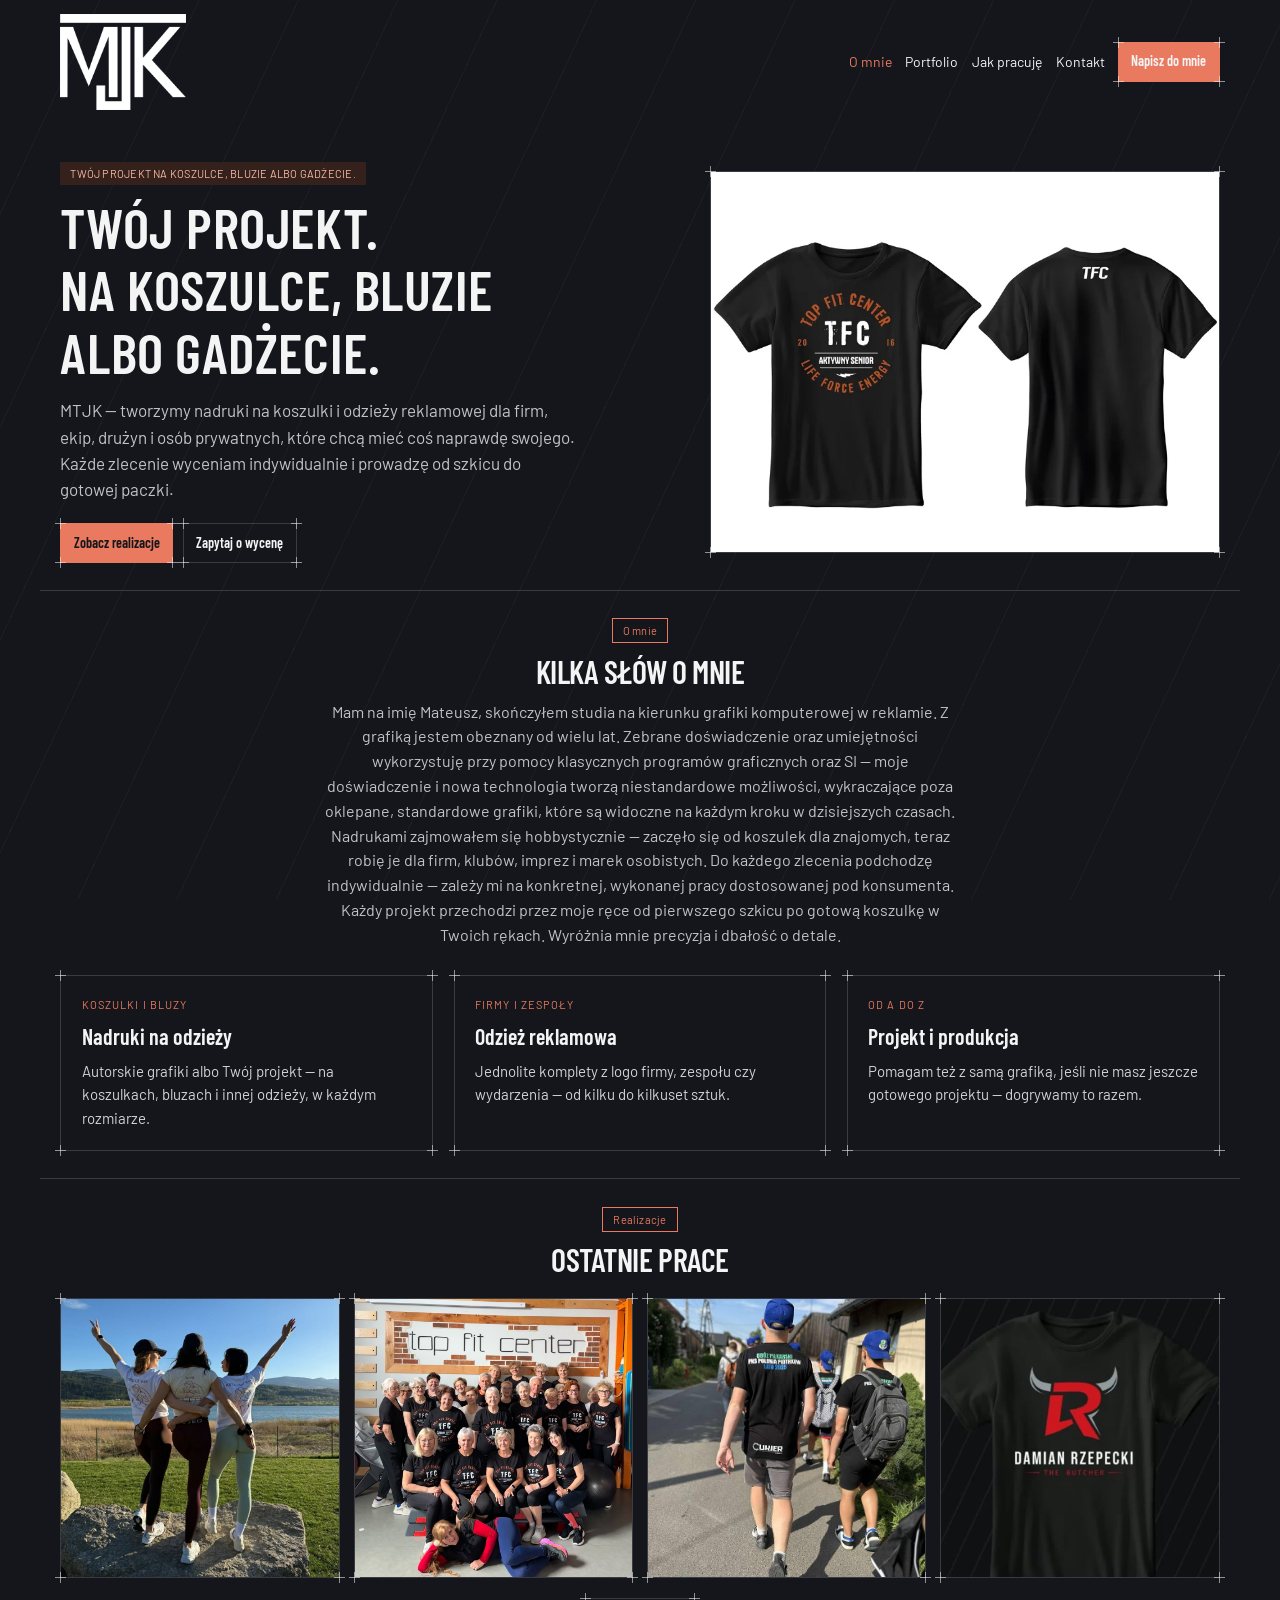
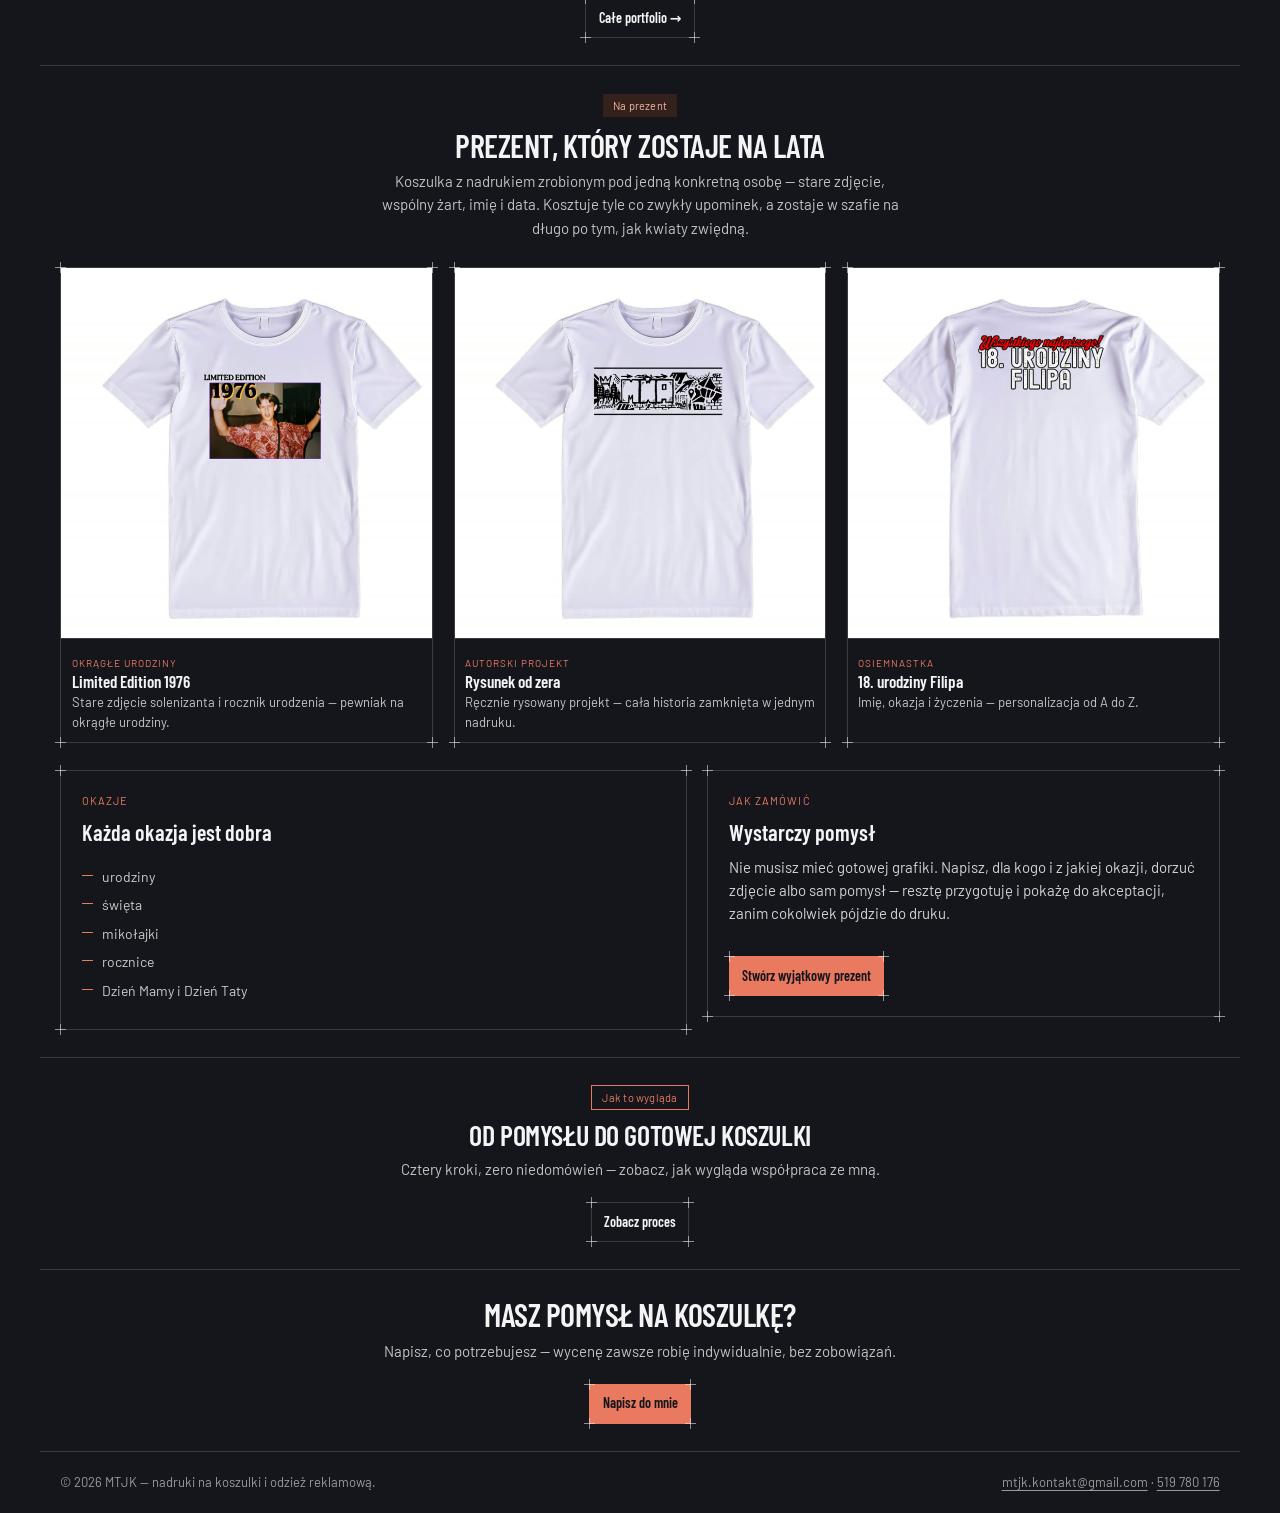
<file: index.html>
<!DOCTYPE html>
<html lang="pl">
<head>
<meta charset="utf-8">
<meta name="viewport" content="width=device-width, initial-scale=1">
<title>MTJK — nadruki na koszulki i odzież reklamową | Piotrków Trybunalski</title>
<meta name="description" content="MTJK — nadruki DTF na koszulkach i bluzach: odzież reklamowa dla firm, klubów i ekip oraz personalizowane koszulki na prezent. Projekt graficzny i produkcja od A do Z. Piotrków Trybunalski.">
<link rel="canonical" href="https://mtjkkontakt.github.io/">

<meta property="og:type" content="website">
<meta property="og:locale" content="pl_PL">
<meta property="og:site_name" content="MTJK">
<meta property="og:title" content="MTJK — nadruki na koszulki i odzież reklamową">
<meta property="og:description" content="Nadruki DTF na koszulkach i bluzach dla firm, klubów i ekip oraz koszulki na prezent z personalizacją. Każde zlecenie wyceniane indywidualnie.">
<meta property="og:url" content="https://mtjkkontakt.github.io/">
<meta property="og:image" content="https://mtjkkontakt.github.io/assets/img/og-cover.jpg">
<meta name="twitter:card" content="summary_large_image">

<link rel="icon" href="assets/img/favicon.png" type="image/png">
<link rel="apple-touch-icon" href="assets/img/favicon.png">

<link rel="preconnect" href="https://fonts.googleapis.com">
<link rel="preconnect" href="https://fonts.gstatic.com" crossorigin>
<link rel="stylesheet" href="https://fonts.googleapis.com/css2?family=Barlow:wght@400;500;700&amp;family=Barlow+Condensed:wght@400;600&amp;display=swap">
<link rel="stylesheet" href="assets/css/style.css">
<script>document.documentElement.classList.add('js');</script>
</head>
<body>

<a class="skip-link" href="#main">Przejdź do treści</a>

<!-- ===== Nawigacja =====================================================
     Ten blok jest identyczny na wszystkich podstronach. Zmienia się tylko
     aria-current="page" — ustawiony na linku do bieżącej strony.
     Zmieniasz nawigację? Zmień ją we WSZYSTKICH czterech plikach .html.
     ==================================================================== -->
<header class="site-header">
  <div class="container">
    <nav class="nav" aria-label="Nawigacja główna">
      <a href="index.html" class="nav-brand">
        <img src="assets/img/logo-mjk-white.png" alt="MTJK — strona główna" width="744" height="569">
      </a>
      <button type="button" class="nav-toggle" aria-expanded="false" aria-controls="nav-links" aria-label="Otwórz menu">
        <span></span>
      </button>
      <div class="nav-links" id="nav-links">
        <a href="index.html" aria-current="page">O mnie</a>
        <a href="portfolio.html">Portfolio</a>
        <a href="proces.html">Jak pracuję</a>
        <a href="kontakt.html">Kontakt</a>
        <a class="btn btn-primary blueprint" href="kontakt.html">Napisz do mnie</a>
      </div>
    </nav>
  </div>
</header>

<main id="main">

  <!-- ===== Nagłówek strony ============================================ -->
  <section class="container section section--hero">
    <div class="grid hero">
      <div>
        <span class="tag tag-accent">TWÓJ PROJEKT NA KOSZULCE, BLUZIE ALBO GADŻECIE.</span>
        <h1 style="margin: var(--space-3) 0 var(--space-4);">Twój projekt.<br>Na koszulce, bluzie<br>albo gadżecie.</h1>
        <p class="lead">MTJK — tworzymy nadruki na koszulki i odzieży reklamowej dla firm, ekip, drużyn i osób prywatnych, które chcą mieć coś naprawdę swojego. Każde zlecenie wyceniam indywidualnie i prowadzę od szkicu do gotowej paczki.</p>
        <div class="actions">
          <a class="btn btn-primary blueprint" href="portfolio.html">Zobacz realizacje</a>
          <a class="btn btn-secondary blueprint" href="kontakt.html">Zapytaj o wycenę</a>
        </div>
      </div>
      <div class="frame frame--hero blueprint">
        <div class="frame-clip">
          <img src="assets/img/realizacja-koszulka.webp" alt="Czarne koszulki z nadrukiem Top Fit Center — przód i tył" width="750" height="750" fetchpriority="high">
        </div>
      </div>
    </div>
  </section>

  <!-- ===== O mnie ===================================================== -->
  <section class="container section section--divided">
    <div class="section-head">
      <span class="tag tag-outline">O mnie</span>
      <h2 style="margin-top: var(--space-3);">Kilka słów o mnie</h2>
      <p class="text-muted" style="max-width: 70ch; font-size: 16px; margin-top: var(--space-3);">Mam na imię Mateusz, skończyłem studia na kierunku grafiki komputerowej w reklamie. Z grafiką jestem obeznany od wielu lat. Zebrane doświadczenie oraz umiejętności wykorzystuję przy pomocy klasycznych programów graficznych oraz SI — moje doświadczenie i nowa technologia tworzą niestandardowe możliwości, wykraczające poza oklepane, standardowe grafiki, które są widoczne na każdym kroku w dzisiejszych czasach. Nadrukami zajmowałem się hobbystycznie — zaczęło się od koszulek dla znajomych, teraz robię je dla firm, klubów, imprez i marek osobistych. Do każdego zlecenia podchodzę indywidualnie — zależy mi na konkretnej, wykonanej pracy dostosowanej pod konsumenta. Każdy projekt przechodzi przez moje ręce od pierwszego szkicu po gotową koszulkę w Twoich rękach. Wyróżnia mnie precyzja i dbałość o detale.</p>
    </div>

    <div class="grid grid--3" style="margin-top: var(--space-8);">
      <div class="card card--lg blueprint">
        <div class="card-kicker">Koszulki i bluzy</div>
        <div class="card-title">Nadruki na odzieży</div>
        <p class="card-body">Autorskie grafiki albo Twój projekt — na koszulkach, bluzach i innej odzieży, w każdym rozmiarze.</p>
      </div>
      <div class="card card--lg blueprint">
        <div class="card-kicker">Firmy i zespoły</div>
        <div class="card-title">Odzież reklamowa</div>
        <p class="card-body">Jednolite komplety z logo firmy, zespołu czy wydarzenia — od kilku do kilkuset sztuk.</p>
      </div>
      <div class="card card--lg blueprint">
        <div class="card-kicker">Od A do Z</div>
        <div class="card-title">Projekt i produkcja</div>
        <p class="card-body">Pomagam też z samą grafiką, jeśli nie masz jeszcze gotowego projektu — dogrywamy to razem.</p>
      </div>
    </div>
  </section>

  <!-- ===== Ostatnie prace ============================================= -->
  <section class="container section section--divided">
    <div class="section-head">
      <span class="tag tag-outline">Realizacje</span>
      <h2 style="margin-top: var(--space-3);">Ostatnie prace</h2>
    </div>

    <div class="grid grid--4" style="margin-top: var(--space-6); gap: var(--space-4);">
      <a href="portfolio.html" class="frame frame--square blueprint" aria-label="ELITE shape — komplet koszulek dla grupy treningowej, zobacz portfolio">
        <div class="frame-clip">
          <img src="assets/img/elite-shape-ekipa.jpg" alt="Trzy kobiety w koszulkach ELITE shape z indywidualnymi napisami na plecach, nad jeziorem" width="900" height="892" loading="lazy">
        </div>
      </a>
      <a href="portfolio.html" class="frame frame--square blueprint" aria-label="Top Fit Center — koszulki dla grupy zajęciowej, zobacz portfolio">
        <div class="frame-clip">
          <img src="assets/img/tfc-aktywny-senior.jpg" alt="Grupa uczestników zajęć Top Fit Center w koszulkach z nadrukiem TFC Aktywny Senior" width="1000" height="1000" loading="lazy">
        </div>
      </a>
      <a href="portfolio.html" class="frame frame--square blueprint" aria-label="PKS Polonia Piotrków — koszulki na obóz piłkarski, zobacz portfolio">
        <div class="frame-clip">
          <img src="assets/img/polonia-oboz-koszulki.jpg" alt="Zawodnicy w koszulkach z nadrukiem Obóz Piłkarski PKS Polonia Piotrków Lato 2025" width="675" height="900" loading="lazy">
        </div>
      </a>
      <a href="portfolio.html" class="frame frame--square blueprint" aria-label="Damian Rzepecki The Butcher — koszulki dla zawodnika i ekipy, zobacz portfolio">
        <div class="frame-clip">
          <img src="assets/img/rzepecki-koszulka.jpg" alt="Czarna koszulka z logo Damian Rzepecki The Butcher" width="760" height="760" loading="lazy">
        </div>
      </a>
    </div>

    <div class="actions" style="justify-content: center;">
      <a href="portfolio.html" class="btn btn-secondary blueprint">Całe portfolio →</a>
    </div>
  </section>

  <!-- ===== Koszulka na prezent =========================================
       Treść przeniesiona z rolki "MTJK Rolka Prezent": koszulka jako
       prezent na każdą okazję, trzy przykłady personalizacji i lista
       okazji. Wizualizacje koszulek pochodzą z tej samej rolki. -->
  <section class="container section section--divided">
    <div class="section-head">
      <span class="tag tag-accent">Na prezent</span>
      <h2 style="margin-top: var(--space-3);">Prezent, który zostaje na lata</h2>
      <p class="text-muted" style="margin-top: var(--space-2);">Koszulka z nadrukiem zrobionym pod jedną konkretną osobę — stare zdjęcie, wspólny żart, imię i data. Kosztuje tyle co zwykły upominek, a zostaje w szafie na długo po tym, jak kwiaty zwiędną.</p>
    </div>

    <div class="grid grid--3" style="margin-top: var(--space-8);">

      <article class="card card--flush blueprint">
        <div class="frame frame--square" style="border: 0; border-bottom: 1px solid var(--color-divider);">
          <div class="frame-clip">
            <img src="assets/img/prezent-limited-1976.jpg" alt="Biała koszulka z nadrukiem Limited Edition 1976 i archiwalnym zdjęciem" width="760" height="718" loading="lazy">
          </div>
        </div>
        <div class="card-inner">
          <div class="card-kicker">Okrągłe urodziny</div>
          <div class="card-title">Limited Edition 1976</div>
          <p class="card-body">Stare zdjęcie solenizanta i rocznik urodzenia — pewniak na okrągłe urodziny.</p>
        </div>
      </article>

      <article class="card card--flush blueprint">
        <div class="frame frame--square" style="border: 0; border-bottom: 1px solid var(--color-divider);">
          <div class="frame-clip">
            <img src="assets/img/prezent-autorska-grafika.jpg" alt="Biała koszulka z ręcznie rysowaną czarno-białą grafiką" width="760" height="718" loading="lazy">
          </div>
        </div>
        <div class="card-inner">
          <div class="card-kicker">Autorski projekt</div>
          <div class="card-title">Rysunek od zera</div>
          <p class="card-body">Ręcznie rysowany projekt — cała historia zamknięta w jednym nadruku.</p>
        </div>
      </article>

      <article class="card card--flush blueprint">
        <div class="frame frame--square" style="border: 0; border-bottom: 1px solid var(--color-divider);">
          <div class="frame-clip">
            <img src="assets/img/prezent-urodziny-filipa.jpg" alt="Biała koszulka z napisem 18. urodziny Filipa i życzeniami" width="760" height="718" loading="lazy">
          </div>
        </div>
        <div class="card-inner">
          <div class="card-kicker">Osiemnastka</div>
          <div class="card-title">18. urodziny Filipa</div>
          <p class="card-body">Imię, okazja i życzenia — personalizacja od A do Z.</p>
        </div>
      </article>

    </div>

    <div class="grid contact-grid" style="margin-top: var(--space-8);">
      <div class="card card--lg blueprint">
        <div class="card-kicker">Okazje</div>
        <div class="card-title">Każda okazja jest dobra</div>
        <ul class="checklist">
          <li>urodziny</li>
          <li>święta</li>
          <li>mikołajki</li>
          <li>rocznice</li>
          <li>Dzień Mamy i Dzień Taty</li>
        </ul>
      </div>

      <div class="card card--lg blueprint">
        <div class="card-kicker">Jak zamówić</div>
        <div class="card-title">Wystarczy pomysł</div>
        <p class="card-body">Nie musisz mieć gotowej grafiki. Napisz, dla kogo i z jakiej okazji, dorzuć zdjęcie albo sam pomysł — resztę przygotuję i pokażę do akceptacji, zanim cokolwiek pójdzie do druku.</p>
        <div class="actions">
          <a class="btn btn-primary blueprint" href="kontakt.html">Stwórz wyjątkowy prezent</a>
        </div>
      </div>
    </div>
  </section>

  <!-- ===== Proces ===================================================== -->
  <section class="container section section--divided">
    <div class="section-head">
      <span class="tag tag-outline">Jak to wygląda</span>
      <h2 style="margin-top: var(--space-3); font-size: 28px;">Od pomysłu do gotowej koszulki</h2>
      <p class="text-muted" style="max-width: 60ch; margin-top: var(--space-2);">Cztery kroki, zero niedomówień — zobacz, jak wygląda współpraca ze mną.</p>
      <div class="actions" style="justify-content: center;">
        <a class="btn btn-secondary blueprint" href="proces.html">Zobacz proces</a>
      </div>
    </div>
  </section>

  <!-- ===== Wezwanie do kontaktu ======================================= -->
  <section class="container section section--divided">
    <div class="section-head">
      <h2>Masz pomysł na koszulkę?</h2>
      <p class="text-muted" style="margin-top: var(--space-2);">Napisz, co potrzebujesz — wycenę zawsze robię indywidualnie, bez zobowiązań.</p>
      <div class="actions" style="justify-content: center;">
        <a class="btn btn-primary blueprint" href="kontakt.html">Napisz do mnie</a>
      </div>
    </div>
  </section>

</main>

<footer class="container site-footer">
  <span>© 2026 MTJK — nadruki na koszulki i odzież reklamową.</span>
  <span><a href="mailto:mtjk.kontakt@gmail.com">mtjk.kontakt@gmail.com</a> · <a href="tel:+48519780176">519 780 176</a></span>
</footer>

<script src="assets/js/site.js" defer></script>
</body>
</html>
</file>
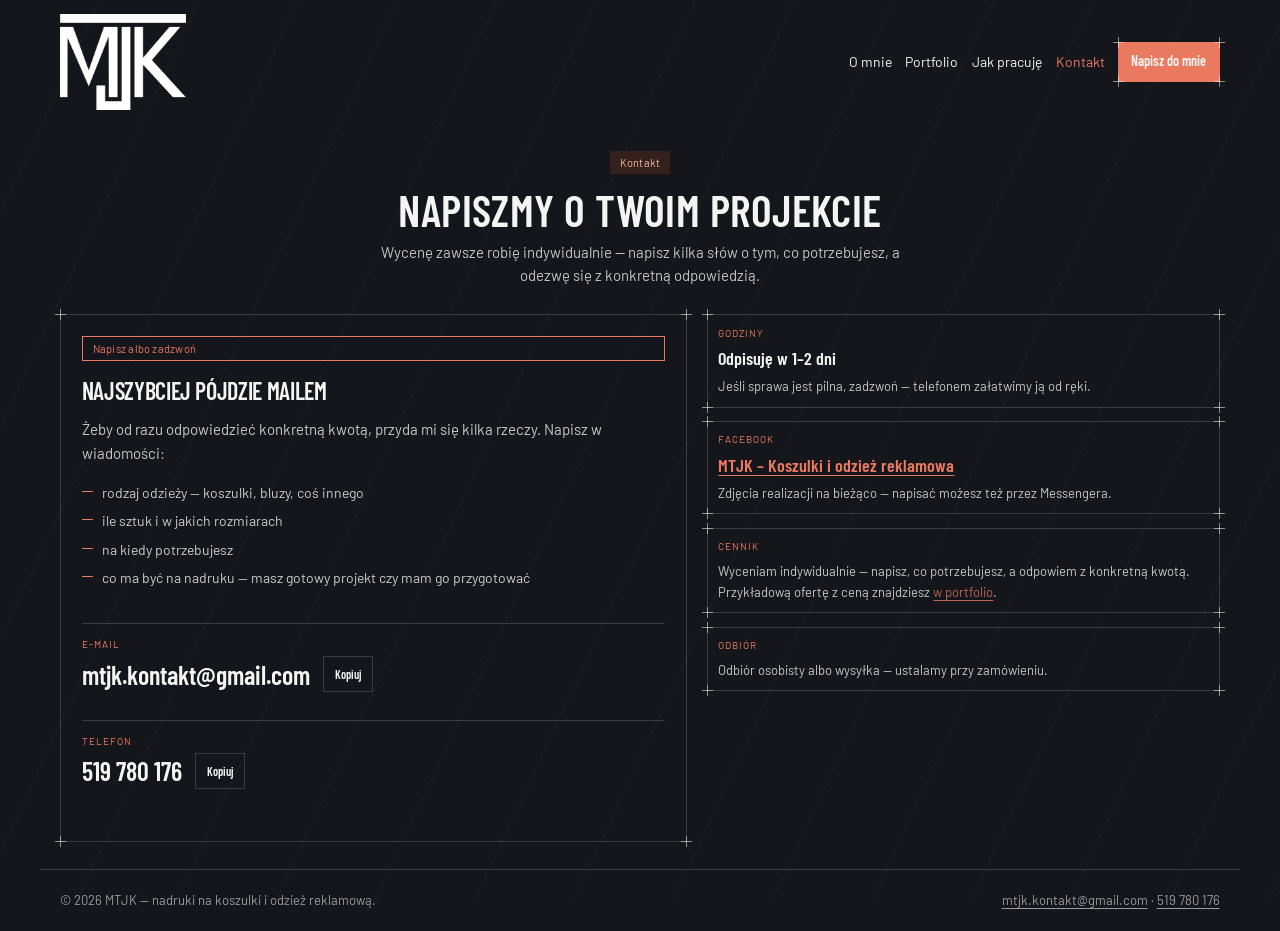
<file: kontakt.html>
<!DOCTYPE html>
<html lang="pl">
<head>
<meta charset="utf-8">
<meta name="viewport" content="width=device-width, initial-scale=1">
<title>Kontakt — zapytaj o wycenę | MTJK</title>
<meta name="description" content="Napisz lub zadzwoń do MTJK w sprawie nadruków na koszulkach i odzieży reklamowej. Wycena zawsze indywidualna, bez zobowiązań. Odpowiadam w 1–2 dni.">
<link rel="canonical" href="https://mtjkkontakt.github.io/kontakt.html">

<meta property="og:type" content="website">
<meta property="og:locale" content="pl_PL">
<meta property="og:site_name" content="MTJK">
<meta property="og:title" content="Kontakt — zapytaj o wycenę | MTJK">
<meta property="og:description" content="Napisz kilka słów o tym, czego potrzebujesz — odezwę się z konkretną wyceną.">
<meta property="og:url" content="https://mtjkkontakt.github.io/kontakt.html">
<meta property="og:image" content="https://mtjkkontakt.github.io/assets/img/og-cover.jpg">
<meta name="twitter:card" content="summary_large_image">

<link rel="icon" href="assets/img/favicon.png" type="image/png">
<link rel="apple-touch-icon" href="assets/img/favicon.png">

<link rel="preconnect" href="https://fonts.googleapis.com">
<link rel="preconnect" href="https://fonts.gstatic.com" crossorigin>
<link rel="stylesheet" href="https://fonts.googleapis.com/css2?family=Barlow:wght@400;500;700&amp;family=Barlow+Condensed:wght@400;600&amp;display=swap">
<link rel="stylesheet" href="assets/css/style.css">
<script>document.documentElement.classList.add('js');</script>
</head>
<body>

<a class="skip-link" href="#main">Przejdź do treści</a>

<header class="site-header">
  <div class="container">
    <nav class="nav" aria-label="Nawigacja główna">
      <a href="index.html" class="nav-brand">
        <img src="assets/img/logo-mjk-white.png" alt="MTJK — strona główna" width="744" height="569">
      </a>
      <button type="button" class="nav-toggle" aria-expanded="false" aria-controls="nav-links" aria-label="Otwórz menu">
        <span></span>
      </button>
      <div class="nav-links" id="nav-links">
        <a href="index.html">O mnie</a>
        <a href="portfolio.html">Portfolio</a>
        <a href="proces.html">Jak pracuję</a>
        <a href="kontakt.html" aria-current="page">Kontakt</a>
        <a class="btn btn-primary blueprint" href="kontakt.html">Napisz do mnie</a>
      </div>
    </nav>
  </div>
</header>

<main id="main">

  <section class="container section">
    <div class="section-head">
      <span class="tag tag-accent">Kontakt</span>
      <h1 style="margin-top: var(--space-3); font-size: clamp(30px, 5vw, 44px);">Napiszmy o Twoim projekcie</h1>
      <p class="text-muted" style="margin-top: var(--space-2);">Wycenę zawsze robię indywidualnie — napisz kilka słów o tym, co potrzebujesz, a odezwę się z konkretną odpowiedzią.</p>
    </div>
  </section>

  <section class="container section" style="padding-top: 0;">
    <div class="grid contact-grid">

      <!-- Bez formularza — świadoma decyzja. Strona statyczna nie ma serwera,
           który przyjąłby zgłoszenie, a formularz przez pośrednika oznaczałby
           przekazywanie danych klientów firmie trzeciej. Zamiast tego wprost:
           adres i telefon, duże i klikalne, plus przycisk kopiowania adresu
           dla tych, którzy nie chcą otwierać programu pocztowego. -->
      <div class="card blueprint" style="padding: var(--space-6);">
        <span class="tag tag-outline">Napisz albo zadzwoń</span>
        <h2 style="margin-top: var(--space-3); font-size: 24px;">Najszybciej pójdzie mailem</h2>
        <p class="card-body" style="font-size: 15px;">Żeby od razu odpowiedzieć konkretną kwotą, przyda mi się kilka rzeczy. Napisz w wiadomości:</p>

        <ul class="checklist">
          <li>rodzaj odzieży — koszulki, bluzy, coś innego</li>
          <li>ile sztuk i w jakich rozmiarach</li>
          <li>na kiedy potrzebujesz</li>
          <li>co ma być na nadruku — masz gotowy projekt czy mam go przygotować</li>
        </ul>

        <div class="contact-big">
          <div class="card-kicker">E-mail</div>
          <div class="contact-row">
            <a class="contact-value" href="mailto:mtjk.kontakt@gmail.com?subject=Zapytanie%20ze%20strony%20MTJK">mtjk.kontakt@gmail.com</a>
            <button type="button" class="btn btn-secondary btn-copy" data-copy="mtjk.kontakt@gmail.com" hidden>Kopiuj</button>
          </div>
        </div>

        <div class="contact-big">
          <div class="card-kicker">Telefon</div>
          <div class="contact-row">
            <a class="contact-value" href="tel:+48519780176">519 780 176</a>
            <button type="button" class="btn btn-secondary btn-copy" data-copy="519780176" hidden>Kopiuj</button>
          </div>
        </div>

        <p class="contact-note" id="copy-status" role="status" aria-live="polite"></p>
      </div>

      <div class="contact-list">
        <div class="card blueprint">
          <div class="card-kicker">Godziny</div>
          <div class="card-title" style="font-size: 18px;">Odpisuję w 1–2 dni</div>
          <p class="card-body">Jeśli sprawa jest pilna, zadzwoń — telefonem załatwimy ją od ręki.</p>
        </div>
        <div class="card blueprint">
          <div class="card-kicker">Facebook</div>
          <div class="card-title" style="font-size: 18px;">
            <a href="https://www.facebook.com/profile.php?id=61592794582311" target="_blank" rel="noopener">MTJK – Koszulki i odzież reklamowa</a>
          </div>
          <p class="card-body">Zdjęcia realizacji na bieżąco — napisać możesz też przez Messengera.</p>
        </div>
        <div class="card blueprint">
          <div class="card-kicker">Cennik</div>
          <p class="card-body">Wyceniam indywidualnie — napisz, co potrzebujesz, a odpowiem z konkretną kwotą. Przykładową ofertę z ceną znajdziesz <a href="portfolio.html#cennik">w portfolio</a>.</p>
        </div>
        <div class="card blueprint">
          <div class="card-kicker">Odbiór</div>
          <p class="card-body">Odbiór osobisty albo wysyłka — ustalamy przy zamówieniu.</p>
        </div>
      </div>

    </div>
  </section>

</main>

<footer class="container site-footer">
  <span>© 2026 MTJK — nadruki na koszulki i odzież reklamową.</span>
  <span><a href="mailto:mtjk.kontakt@gmail.com">mtjk.kontakt@gmail.com</a> · <a href="tel:+48519780176">519 780 176</a></span>
</footer>

<script src="assets/js/site.js" defer></script>
</body>
</html>
</file>
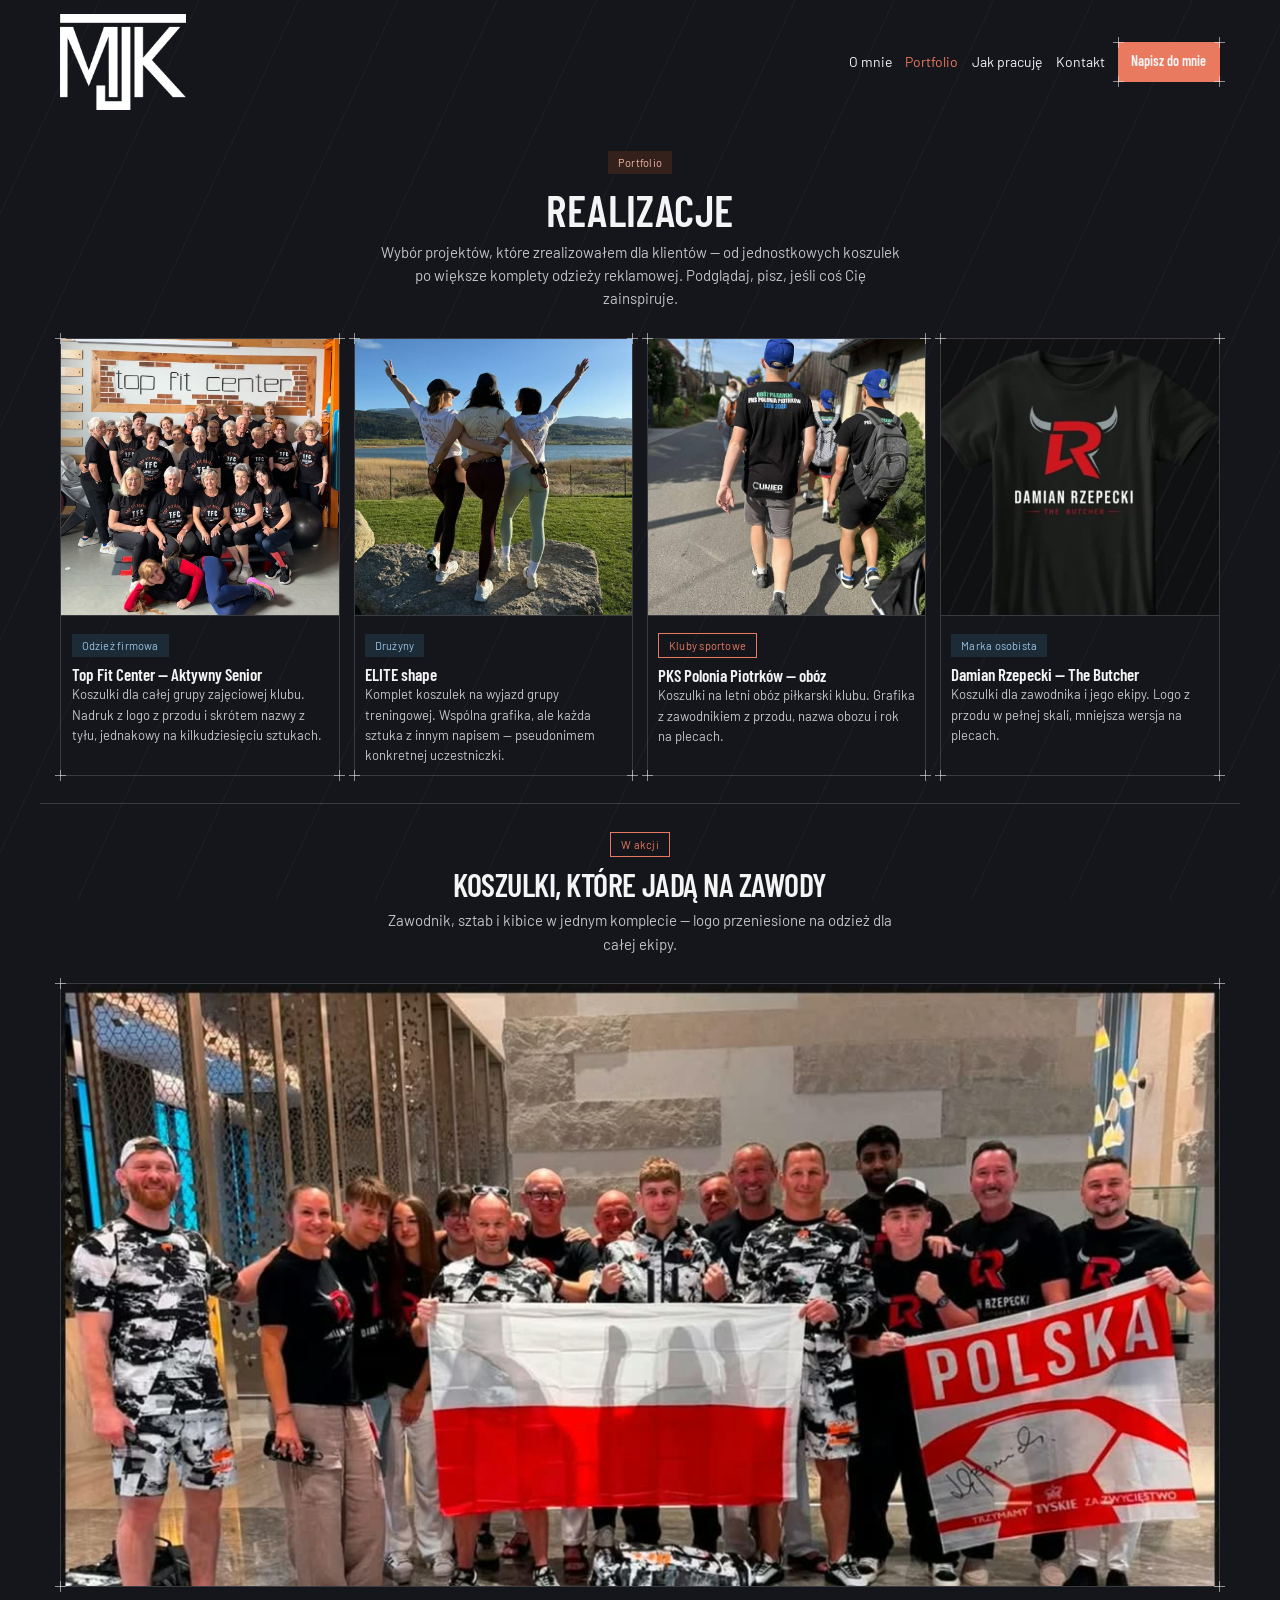
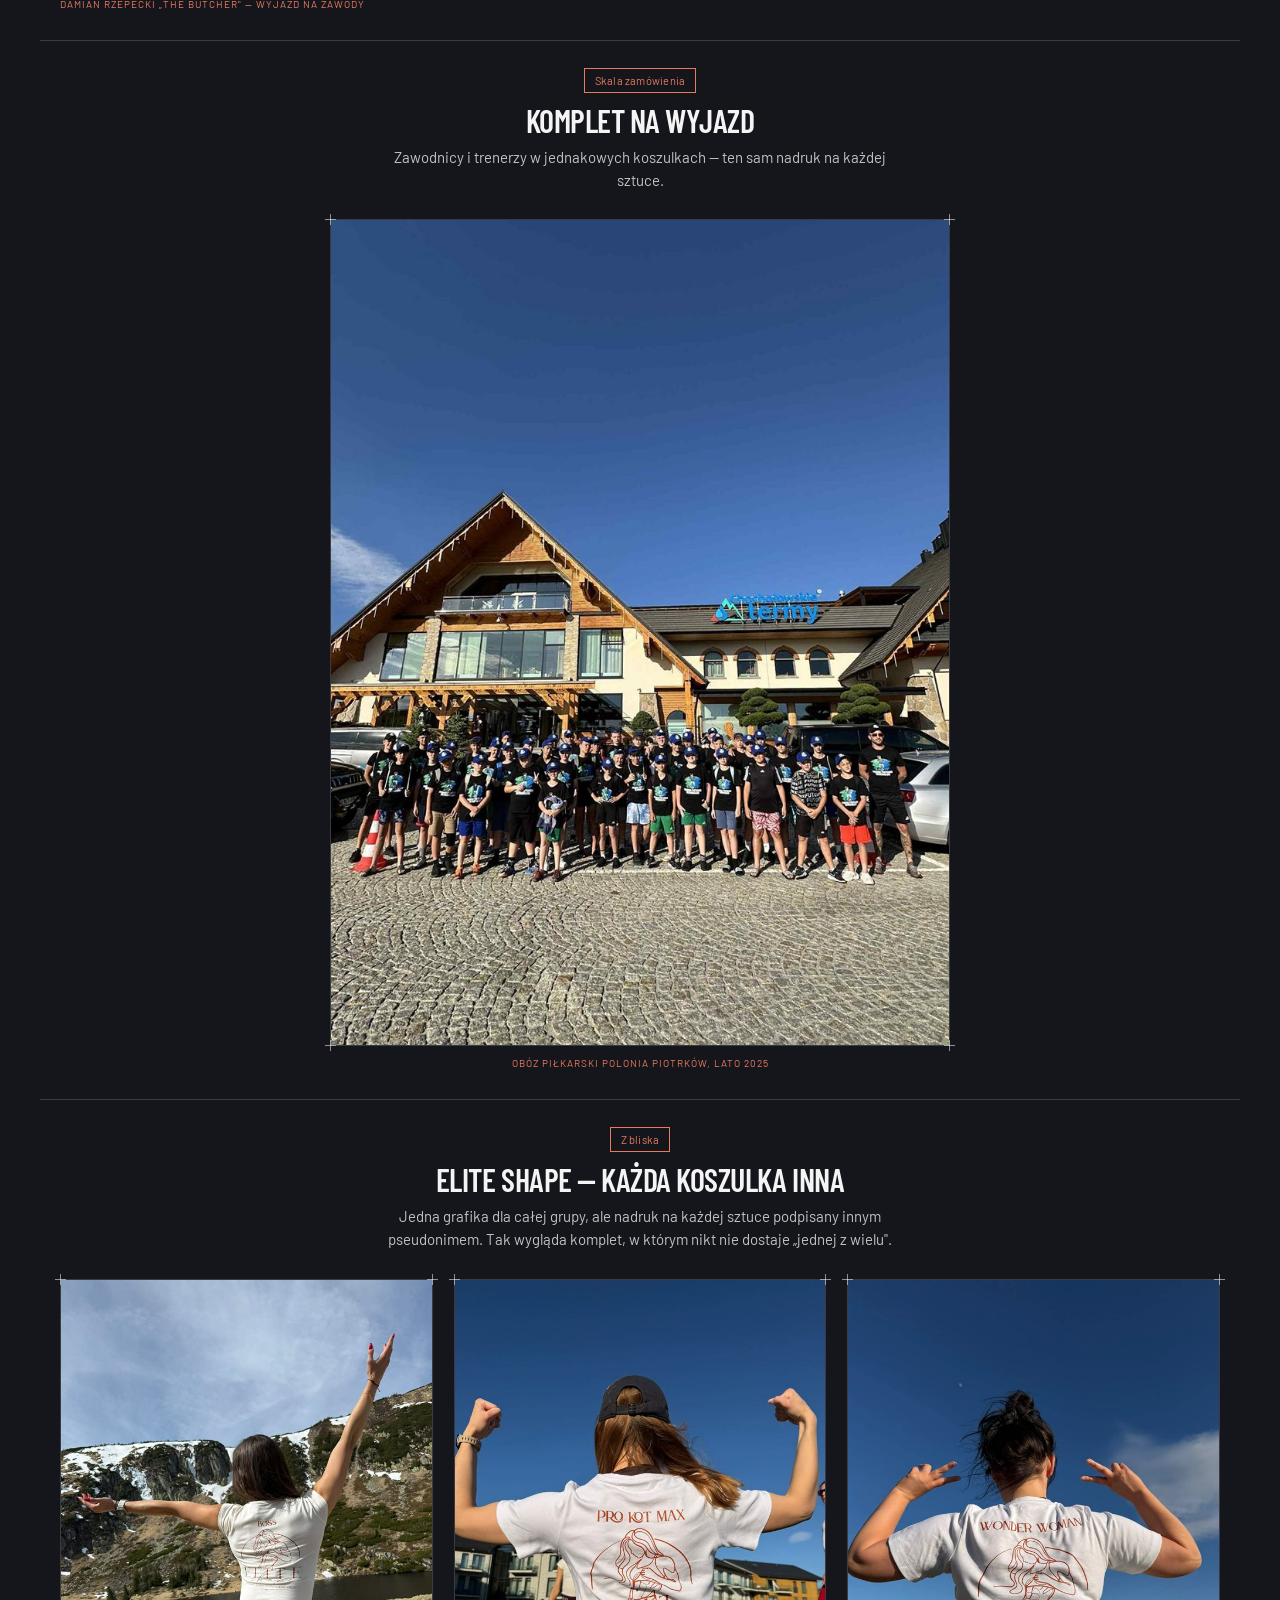
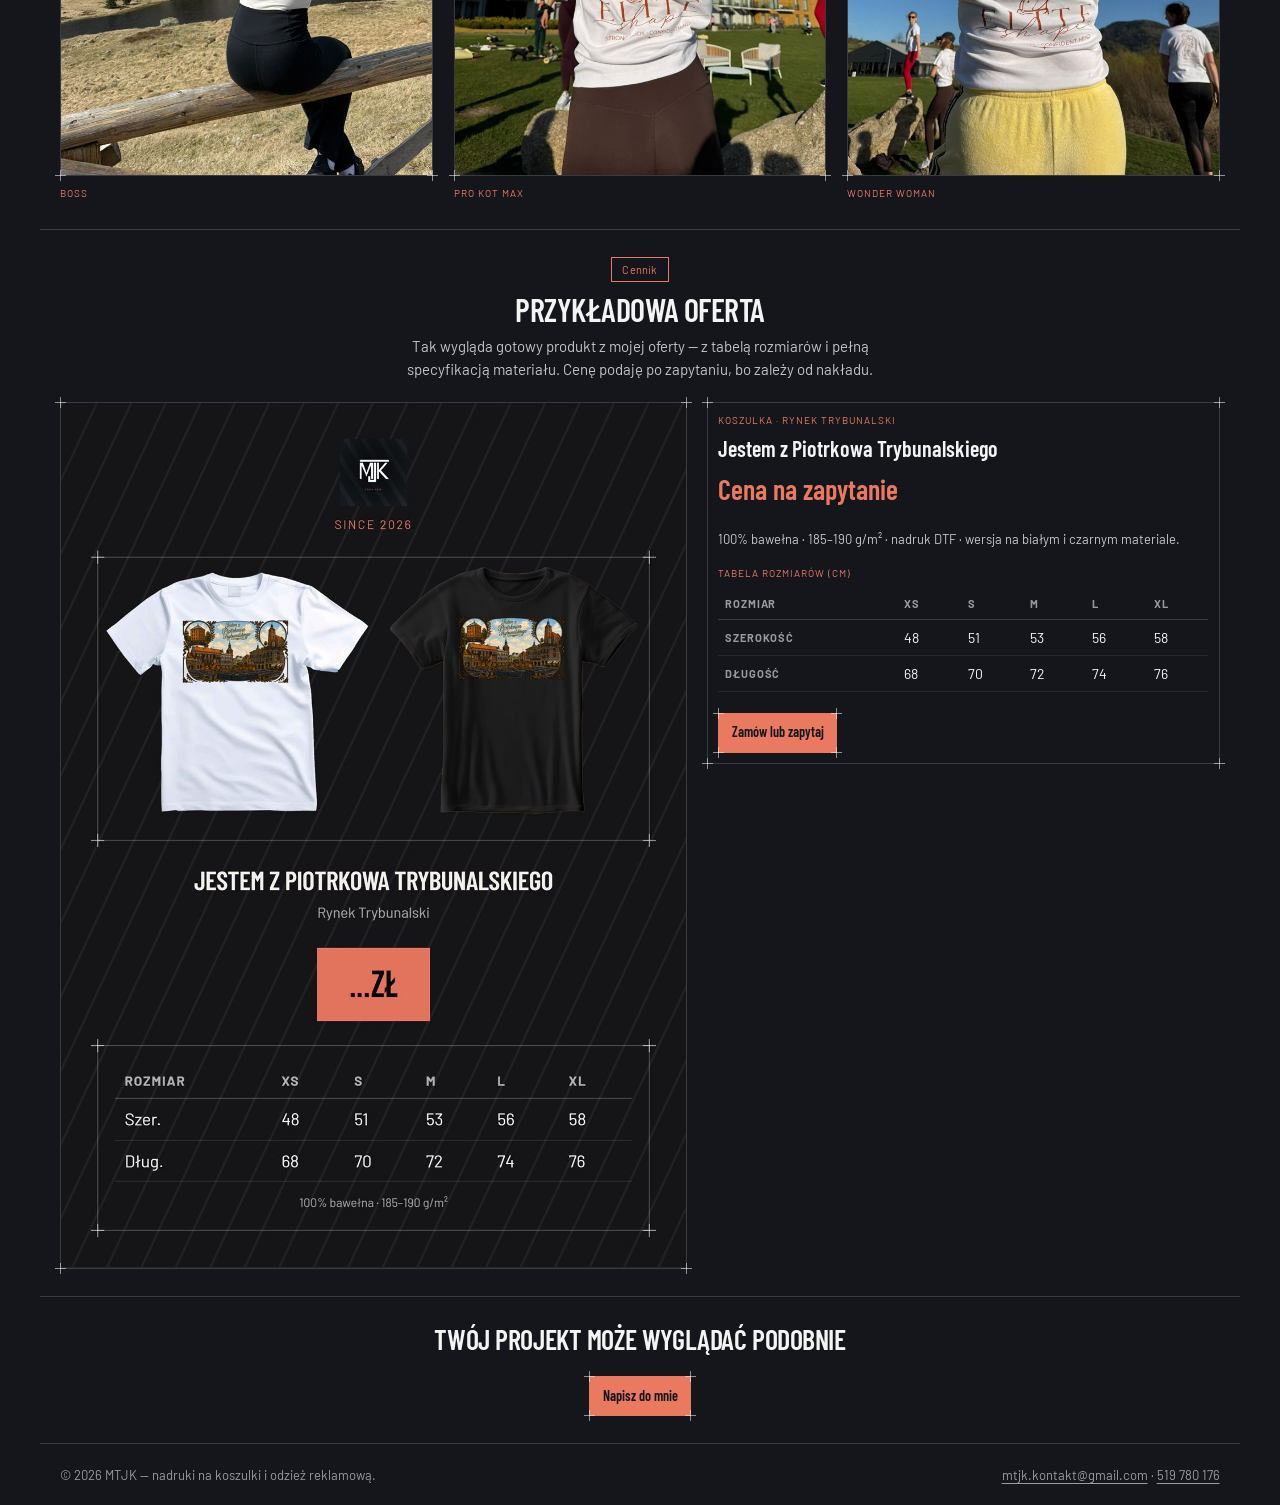
<file: portfolio.html>
<!DOCTYPE html>
<html lang="pl">
<head>
<meta charset="utf-8">
<meta name="viewport" content="width=device-width, initial-scale=1">
<title>Portfolio — realizacje nadruków | MTJK</title>
<meta name="description" content="Realizacje MTJK: koszulki z autorskimi nadrukami, odzież firmowa dla ekip i klubów, gadżety reklamowe. Zobacz przykłady i przykładowy cennik.">
<link rel="canonical" href="https://mtjkkontakt.github.io/portfolio.html">

<meta property="og:type" content="website">
<meta property="og:locale" content="pl_PL">
<meta property="og:site_name" content="MTJK">
<meta property="og:title" content="Portfolio — realizacje nadruków | MTJK">
<meta property="og:description" content="Koszulki z autorskimi nadrukami, odzież firmowa i gadżety reklamowe.">
<meta property="og:url" content="https://mtjkkontakt.github.io/portfolio.html">
<meta property="og:image" content="https://mtjkkontakt.github.io/assets/img/og-cover.jpg">
<meta name="twitter:card" content="summary_large_image">

<link rel="icon" href="assets/img/favicon.png" type="image/png">
<link rel="apple-touch-icon" href="assets/img/favicon.png">

<link rel="preconnect" href="https://fonts.googleapis.com">
<link rel="preconnect" href="https://fonts.gstatic.com" crossorigin>
<link rel="stylesheet" href="https://fonts.googleapis.com/css2?family=Barlow:wght@400;500;700&amp;family=Barlow+Condensed:wght@400;600&amp;display=swap">
<link rel="stylesheet" href="assets/css/style.css">
<script>document.documentElement.classList.add('js');</script>
</head>
<body>

<a class="skip-link" href="#main">Przejdź do treści</a>

<header class="site-header">
  <div class="container">
    <nav class="nav" aria-label="Nawigacja główna">
      <a href="index.html" class="nav-brand">
        <img src="assets/img/logo-mjk-white.png" alt="MTJK — strona główna" width="744" height="569">
      </a>
      <button type="button" class="nav-toggle" aria-expanded="false" aria-controls="nav-links" aria-label="Otwórz menu">
        <span></span>
      </button>
      <div class="nav-links" id="nav-links">
        <a href="index.html">O mnie</a>
        <a href="portfolio.html" aria-current="page">Portfolio</a>
        <a href="proces.html">Jak pracuję</a>
        <a href="kontakt.html">Kontakt</a>
        <a class="btn btn-primary blueprint" href="kontakt.html">Napisz do mnie</a>
      </div>
    </nav>
  </div>
</header>

<main id="main">

  <section class="container section">
    <div class="section-head">
      <span class="tag tag-accent">Portfolio</span>
      <h1 style="margin-top: var(--space-3); font-size: clamp(30px, 5vw, 44px);">Realizacje</h1>
      <p class="text-muted" style="margin-top: var(--space-2);">Wybór projektów, które zrealizowałem dla klientów — od jednostkowych koszulek po większe komplety odzieży reklamowej. Podglądaj, pisz, jeśli coś Cię zainspiruje.</p>
    </div>
  </section>

  <!-- ===== Siatka realizacji ==========================================
       Żeby dodać kolejną realizację: wrzuć zdjęcie do assets/img/,
       skopiuj jeden blok <article class="card card--flush blueprint"> …
       </article> i podmień ścieżkę zdjęcia, alt, tag oraz opis.
       Poniżej, w komentarzu, leżą gotowe cztery bloki z projektu —
       wystarczy uzupełnić zdjęcia i odkomentować.
       ================================================================= -->
  <section class="container section" style="padding-top: 0;">
    <div class="grid grid--4">

      <article class="card card--flush blueprint">
        <div class="frame frame--square" style="border: 0; border-bottom: 1px solid var(--color-divider);">
          <div class="frame-clip">
            <img src="assets/img/tfc-aktywny-senior.jpg" alt="Grupa uczestników zajęć Top Fit Center w czarnych koszulkach z nadrukiem TFC Aktywny Senior" width="1000" height="1000" loading="lazy">
          </div>
        </div>
        <div class="card-inner">
          <span class="tag tag-accent-2">Odzież firmowa</span>
          <div class="card-title" style="margin-top: var(--space-2);">Top Fit Center — Aktywny Senior</div>
          <p class="card-body">Koszulki dla całej grupy zajęciowej klubu. Nadruk z logo z przodu i skrótem nazwy z tyłu, jednakowy na kilkudziesięciu sztukach.</p>
        </div>
      </article>

      <article class="card card--flush blueprint">
        <div class="frame frame--square" style="border: 0; border-bottom: 1px solid var(--color-divider);">
          <div class="frame-clip">
            <img src="assets/img/elite-shape-ekipa.jpg" alt="Trzy kobiety w białych koszulkach ELITE shape z indywidualnymi napisami na plecach, nad jeziorem" width="900" height="892" loading="lazy">
          </div>
        </div>
        <div class="card-inner">
          <span class="tag tag-accent-2">Drużyny</span>
          <div class="card-title" style="margin-top: var(--space-2);">ELITE shape</div>
          <p class="card-body">Komplet koszulek na wyjazd grupy treningowej. Wspólna grafika, ale każda sztuka z innym napisem — pseudonimem konkretnej uczestniczki.</p>
        </div>
      </article>

      <article class="card card--flush blueprint">
        <div class="frame frame--square" style="border: 0; border-bottom: 1px solid var(--color-divider);">
          <div class="frame-clip">
            <img src="assets/img/polonia-oboz-koszulki.jpg" alt="Zawodnicy w koszulkach z nadrukiem Obóz Piłkarski PKS Polonia Piotrków Lato 2025, ujęcie od tyłu" width="675" height="900" loading="lazy">
          </div>
        </div>
        <div class="card-inner">
          <span class="tag tag-outline">Kluby sportowe</span>
          <div class="card-title" style="margin-top: var(--space-2);">PKS Polonia Piotrków — obóz</div>
          <p class="card-body">Koszulki na letni obóz piłkarski klubu. Grafika z zawodnikiem z przodu, nazwa obozu i rok na plecach.</p>
        </div>
      </article>

      <article class="card card--flush blueprint">
        <div class="frame frame--square" style="border: 0; border-bottom: 1px solid var(--color-divider);">
          <div class="frame-clip">
            <img src="assets/img/rzepecki-koszulka.jpg" alt="Czarna koszulka z czerwonym logo byka i napisem Damian Rzepecki The Butcher" width="760" height="760" loading="lazy">
          </div>
        </div>
        <div class="card-inner">
          <span class="tag tag-accent-2">Marka osobista</span>
          <div class="card-title" style="margin-top: var(--space-2);">Damian Rzepecki — The Butcher</div>
          <p class="card-body">Koszulki dla zawodnika i jego ekipy. Logo z przodu w pełnej skali, mniejsza wersja na plecach.</p>
        </div>
      </article>

      <!-- ====== GOTOWE BLOKI DO UZUPEŁNIENIA =========================
           Poniższe cztery realizacje były w projekcie, ale nie mają
           jeszcze zdjęć. Gdy zdjęcie będzie gotowe:
             1. wrzuć plik do assets/img/,
             2. podmień ścieżkę w src="…" i opis w alt="…",
             3. usuń znaczniki komentarza wokół danego bloku.

      <article class="card card--flush blueprint">
        <div class="frame frame--square" style="border: 0; border-bottom: 1px solid var(--color-divider);">
          <div class="frame-clip">
            <img src="assets/img/NAZWA-PLIKU.jpg" alt="Opis zdjęcia" loading="lazy">
          </div>
        </div>
        <div class="card-inner">
          <span class="tag tag-outline">Bluzy</span>
          <div class="card-title" style="margin-top: var(--space-2);">Nadruk na zamówienie</div>
          <p class="card-body">Projekt klienta przeniesiony na bluzę, dopasowany kolorystycznie do materiału.</p>
        </div>
      </article>

      <article class="card card--flush blueprint">
        <div class="frame frame--square" style="border: 0; border-bottom: 1px solid var(--color-divider);">
          <div class="frame-clip">
            <img src="assets/img/NAZWA-PLIKU.jpg" alt="Opis zdjęcia" loading="lazy">
          </div>
        </div>
        <div class="card-inner">
          <span class="tag tag-accent-2">Drużyny</span>
          <div class="card-title" style="margin-top: var(--space-2);">Koszulki klubowe</div>
          <p class="card-body">Komplet koszulek na turniej, z numerami i nazwiskami zawodników.</p>
        </div>
      </article>

      <article class="card card--flush blueprint">
        <div class="frame frame--square" style="border: 0; border-bottom: 1px solid var(--color-divider);">
          <div class="frame-clip">
            <img src="assets/img/NAZWA-PLIKU.jpg" alt="Opis zdjęcia" loading="lazy">
          </div>
        </div>
        <div class="card-inner">
          <span class="tag tag-outline">Gadżety</span>
          <div class="card-title" style="margin-top: var(--space-2);">Torby i akcesoria</div>
          <p class="card-body">Nadruki poza koszulkami — torby bawełniane i inne akcesoria reklamowe.</p>
        </div>
      </article>

      <article class="card card--flush blueprint">
        <div class="frame frame--square" style="border: 0; border-bottom: 1px solid var(--color-divider);">
          <div class="frame-clip">
            <img src="assets/img/NAZWA-PLIKU.jpg" alt="Opis zdjęcia" loading="lazy">
          </div>
        </div>
        <div class="card-inner">
          <span class="tag tag-accent-2">Wydarzenia</span>
          <div class="card-title" style="margin-top: var(--space-2);">Koszulki eventowe</div>
          <p class="card-body">Nadruk na potrzeby jednorazowego wydarzenia — od projektu do dostawy w kilka dni.</p>
        </div>
      </article>

           ============================================================ -->

    </div>
  </section>

  <!-- ===== The Butcher — realizacja w akcji ============================
       Zdjęcie ekipy w koszulkach, kadr poziomy, dlatego na całą szerokość. -->
  <section class="container section section--divided">
    <div class="section-head">
      <span class="tag tag-outline">W akcji</span>
      <h2 style="margin-top: var(--space-3);">Koszulki, które jadą na zawody</h2>
      <p class="text-muted" style="margin-top: var(--space-2);">Zawodnik, sztab i kibice w jednym komplecie — logo przeniesione na odzież dla całej ekipy.</p>
    </div>

    <figure style="margin-top: var(--space-8);">
      <div class="frame blueprint" style="aspect-ratio: 1200 / 625;">
        <div class="frame-clip">
          <img src="assets/img/rzepecki-ekipa.jpg" alt="Ekipa Damiana Rzepeckiego w koszulkach z logo The Butcher, z flagami Polski" width="1200" height="625" loading="lazy">
        </div>
      </div>
      <figcaption class="card-kicker" style="margin-top: var(--space-3);">Damian Rzepecki „The Butcher" — wyjazd na zawody</figcaption>
    </figure>
  </section>

  <!-- ===== Obóz Polonii — zdjęcie grupowe ==============================
       WAŻNE: twarze na tym zdjęciu NIE są zamazane, dlatego plik jest
       celowo trzymany w małej rozdzielczości (800 px) i wyświetlany
       w ograniczonej szerokości — przy tej skali twarze są nierozpoznawalne.
       Nie podmieniaj go na wersję w wyższej rozdzielczości i nie kadruj
       bliżej na ludzi. -->
  <section class="container section section--divided">
    <div class="section-head">
      <span class="tag tag-outline">Skala zamówienia</span>
      <h2 style="margin-top: var(--space-3);">Komplet na wyjazd</h2>
      <p class="text-muted" style="margin-top: var(--space-2);">Zawodnicy i trenerzy w jednakowych koszulkach — ten sam nadruk na każdej sztuce.</p>
    </div>

    <figure style="margin-top: var(--space-8); max-width: 620px; margin-inline: auto;">
      <div class="frame frame--portrait blueprint">
        <div class="frame-clip">
          <img src="assets/img/polonia-oboz-grupa.jpg" alt="Grupa zawodników i trenerów PKS Polonia Piotrków w koszulkach obozowych, przed budynkiem w górach" width="800" height="1067" loading="lazy">
        </div>
      </div>
      <figcaption class="card-kicker" style="margin-top: var(--space-3); text-align: center;">Obóz piłkarski Polonia Piotrków, lato 2025</figcaption>
    </figure>
  </section>

  <!-- ===== ELITE shape — galeria z realizacji ==========================
       Zdjęcia z jednego zlecenia, pokazane większe niż kafelki w siatce.
       Dodajesz kolejne? Skopiuj blok <figure> i podmień src oraz alt. -->
  <section class="container section section--divided">
    <div class="section-head">
      <span class="tag tag-outline">Z bliska</span>
      <h2 style="margin-top: var(--space-3);">ELITE shape — każda koszulka inna</h2>
      <p class="text-muted" style="margin-top: var(--space-2);">Jedna grafika dla całej grupy, ale nadruk na każdej sztuce podpisany innym pseudonimem. Tak wygląda komplet, w którym nikt nie dostaje „jednej z wielu".</p>
    </div>

    <div class="grid grid--3" style="margin-top: var(--space-8);">
      <figure>
        <div class="frame frame--portrait blueprint">
          <div class="frame-clip">
            <img src="assets/img/elite-shape-boss.jpg" alt="Koszulka ELITE shape z napisem BOSS na plecach, w górach nad jeziorem" width="675" height="900" loading="lazy">
          </div>
        </div>
        <figcaption class="card-kicker" style="margin-top: var(--space-3);">BOSS</figcaption>
      </figure>
      <figure>
        <div class="frame frame--portrait blueprint">
          <div class="frame-clip">
            <img src="assets/img/elite-shape-pro-kot-max.jpg" alt="Koszulka ELITE shape z napisem PRO KOT MAX na plecach, zbliżenie na nadruk" width="675" height="900" loading="lazy">
          </div>
        </div>
        <figcaption class="card-kicker" style="margin-top: var(--space-3);">PRO KOT MAX</figcaption>
      </figure>
      <figure>
        <div class="frame frame--portrait blueprint">
          <div class="frame-clip">
            <img src="assets/img/elite-shape-wonder-woman.jpg" alt="Koszulka ELITE shape z napisem WONDER WOMAN na plecach, podczas zajęć na świeżym powietrzu" width="675" height="900" loading="lazy">
          </div>
        </div>
        <figcaption class="card-kicker" style="margin-top: var(--space-3);">WONDER WOMAN</figcaption>
      </figure>
    </div>
  </section>

  <!-- ===== Przykładowa oferta / cennik ================================= -->
  <section class="container section section--divided" id="cennik">
    <div class="section-head">
      <span class="tag tag-outline">Cennik</span>
      <h2 style="margin-top: var(--space-3);">Przykładowa oferta</h2>
      <p class="text-muted" style="margin-top: var(--space-2);">Tak wygląda gotowy produkt z mojej oferty — z tabelą rozmiarów i pełną specyfikacją materiału. Cenę podaję po zapytaniu, bo zależy od nakładu.</p>
    </div>

    <div class="grid contact-grid" style="margin-top: var(--space-6);">
      <div class="frame blueprint" style="aspect-ratio: 1100 / 1523;">
        <div class="frame-clip">
          <img class="is-contained" src="assets/img/oferta-piotrkow.jpg" alt="Karta oferty: koszulka „Jestem z Piotrkowa Trybunalskiego” w wersji białej i czarnej, tabela rozmiarów od XS do XL" width="1100" height="1523" loading="lazy">
        </div>
      </div>

      <div class="card blueprint">
        <div class="card-kicker">Koszulka · Rynek Trybunalski</div>
        <div class="card-title" style="font-size: 22px;">Jestem z Piotrkowa Trybunalskiego</div>
        <p class="price">Cena na zapytanie</p>
        <p class="card-body">100% bawełna · 185–190 g/m² · nadruk DTF · wersja na białym i czarnym materiale.</p>

        <div class="table-wrap" style="margin-top: var(--space-3);">
          <table class="table">
            <caption class="card-kicker" style="text-align: left; padding-bottom: var(--space-2);">Tabela rozmiarów (cm)</caption>
            <thead>
              <tr>
                <th scope="col">Rozmiar</th>
                <th scope="col">XS</th>
                <th scope="col">S</th>
                <th scope="col">M</th>
                <th scope="col">L</th>
                <th scope="col">XL</th>
              </tr>
            </thead>
            <tbody>
              <tr>
                <th scope="row" style="border-bottom: 1px solid color-mix(in srgb, var(--color-text) 8%, transparent);">Szerokość</th>
                <td>48</td><td>51</td><td>53</td><td>56</td><td>58</td>
              </tr>
              <tr>
                <th scope="row" style="border-bottom: 1px solid color-mix(in srgb, var(--color-text) 8%, transparent);">Długość</th>
                <td>68</td><td>70</td><td>72</td><td>74</td><td>76</td>
              </tr>
            </tbody>
          </table>
        </div>

        <div class="actions" style="margin-top: var(--space-4);">
          <a class="btn btn-primary blueprint" href="kontakt.html">Zamów lub zapytaj</a>
        </div>
      </div>
    </div>
  </section>

  <section class="container section section--divided">
    <div class="section-head">
      <h2 style="font-size: 28px;">Twój projekt może wyglądać podobnie</h2>
      <div class="actions" style="justify-content: center;">
        <a class="btn btn-primary blueprint" href="kontakt.html">Napisz do mnie</a>
      </div>
    </div>
  </section>

</main>

<footer class="container site-footer">
  <span>© 2026 MTJK — nadruki na koszulki i odzież reklamową.</span>
  <span><a href="mailto:mtjk.kontakt@gmail.com">mtjk.kontakt@gmail.com</a> · <a href="tel:+48519780176">519 780 176</a></span>
</footer>

<script src="assets/js/site.js" defer></script>
</body>
</html>
</file>
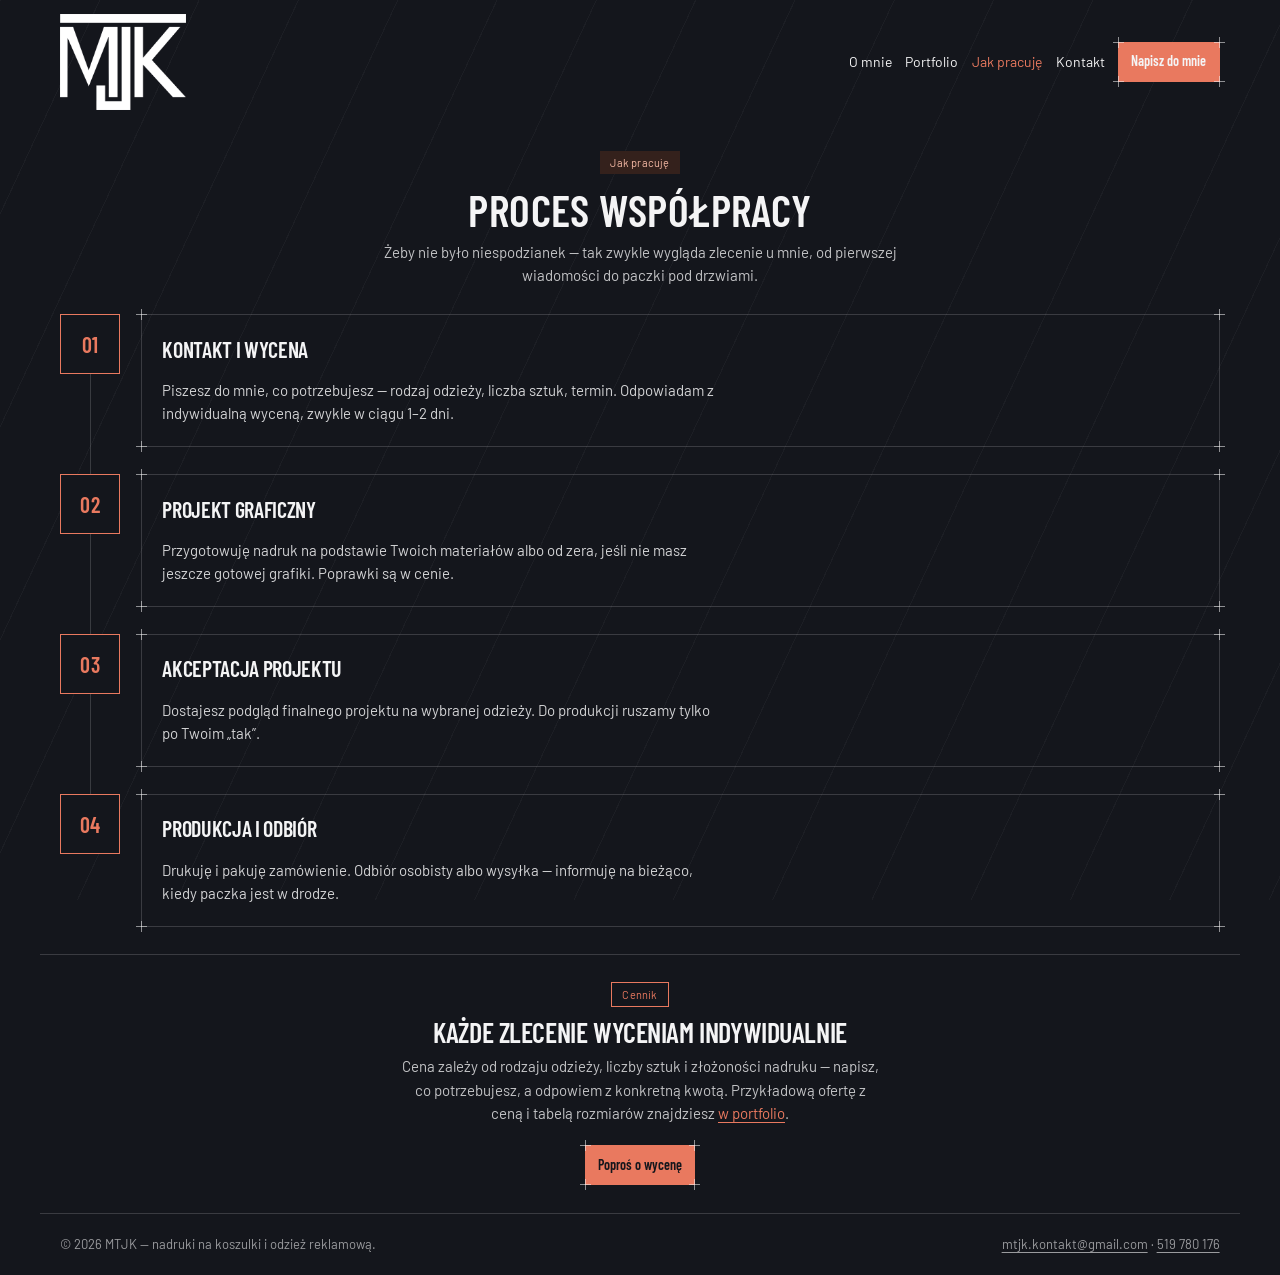
<file: proces.html>
<!DOCTYPE html>
<html lang="pl">
<head>
<meta charset="utf-8">
<meta name="viewport" content="width=device-width, initial-scale=1">
<title>Jak pracuję — proces współpracy | MTJK</title>
<meta name="description" content="Cztery kroki współpracy z MTJK: wycena, projekt graficzny, akceptacja, produkcja i odbiór. Bez niespodzianek — wiesz, na czym stoisz.">
<link rel="canonical" href="https://mtjkkontakt.github.io/proces.html">

<meta property="og:type" content="website">
<meta property="og:locale" content="pl_PL">
<meta property="og:site_name" content="MTJK">
<meta property="og:title" content="Jak pracuję — proces współpracy | MTJK">
<meta property="og:description" content="Cztery kroki: wycena, projekt, akceptacja, produkcja i odbiór.">
<meta property="og:url" content="https://mtjkkontakt.github.io/proces.html">
<meta property="og:image" content="https://mtjkkontakt.github.io/assets/img/og-cover.jpg">
<meta name="twitter:card" content="summary_large_image">

<link rel="icon" href="assets/img/favicon.png" type="image/png">
<link rel="apple-touch-icon" href="assets/img/favicon.png">

<link rel="preconnect" href="https://fonts.googleapis.com">
<link rel="preconnect" href="https://fonts.gstatic.com" crossorigin>
<link rel="stylesheet" href="https://fonts.googleapis.com/css2?family=Barlow:wght@400;500;700&amp;family=Barlow+Condensed:wght@400;600&amp;display=swap">
<link rel="stylesheet" href="assets/css/style.css">
<script>document.documentElement.classList.add('js');</script>
</head>
<body>

<a class="skip-link" href="#main">Przejdź do treści</a>

<header class="site-header">
  <div class="container">
    <nav class="nav" aria-label="Nawigacja główna">
      <a href="index.html" class="nav-brand">
        <img src="assets/img/logo-mjk-white.png" alt="MTJK — strona główna" width="744" height="569">
      </a>
      <button type="button" class="nav-toggle" aria-expanded="false" aria-controls="nav-links" aria-label="Otwórz menu">
        <span></span>
      </button>
      <div class="nav-links" id="nav-links">
        <a href="index.html">O mnie</a>
        <a href="portfolio.html">Portfolio</a>
        <a href="proces.html" aria-current="page">Jak pracuję</a>
        <a href="kontakt.html">Kontakt</a>
        <a class="btn btn-primary blueprint" href="kontakt.html">Napisz do mnie</a>
      </div>
    </nav>
  </div>
</header>

<main id="main">

  <section class="container section">
    <div class="section-head">
      <span class="tag tag-accent">Jak pracuję</span>
      <h1 style="margin-top: var(--space-3); font-size: clamp(30px, 5vw, 44px);">Proces współpracy</h1>
      <p class="text-muted" style="margin-top: var(--space-2);">Żeby nie było niespodzianek — tak zwykle wygląda zlecenie u mnie, od pierwszej wiadomości do paczki pod drzwiami.</p>
    </div>
  </section>

  <!-- Oś czasu: kroki idą jeden pod drugim, od 01 do 04. Numery połączone
       pionową kreską, żeby od razu było widać kolejność. Dodajesz krok?
       Skopiuj cały <li> i zmień numer — kreska dorysuje się sama, a ostatni
       krok automatycznie jej nie ma. -->
  <section class="container section" style="padding-top: 0;">
    <ol class="timeline">
      <li class="timeline-step">
        <div class="timeline-marker">01</div>
        <div class="card blueprint timeline-card">
          <h2 class="card-title">Kontakt i wycena</h2>
          <p class="card-body">Piszesz do mnie, co potrzebujesz — rodzaj odzieży, liczba sztuk, termin. Odpowiadam z indywidualną wyceną, zwykle w ciągu 1–2 dni.</p>
        </div>
      </li>
      <li class="timeline-step">
        <div class="timeline-marker">02</div>
        <div class="card blueprint timeline-card">
          <h2 class="card-title">Projekt graficzny</h2>
          <p class="card-body">Przygotowuję nadruk na podstawie Twoich materiałów albo od zera, jeśli nie masz jeszcze gotowej grafiki. Poprawki są w cenie.</p>
        </div>
      </li>
      <li class="timeline-step">
        <div class="timeline-marker">03</div>
        <div class="card blueprint timeline-card">
          <h2 class="card-title">Akceptacja projektu</h2>
          <p class="card-body">Dostajesz podgląd finalnego projektu na wybranej odzieży. Do produkcji ruszamy tylko po Twoim „tak”.</p>
        </div>
      </li>
      <li class="timeline-step">
        <div class="timeline-marker">04</div>
        <div class="card blueprint timeline-card">
          <h2 class="card-title">Produkcja i odbiór</h2>
          <p class="card-body">Drukuję i pakuję zamówienie. Odbiór osobisty albo wysyłka — informuję na bieżąco, kiedy paczka jest w drodze.</p>
        </div>
      </li>
    </ol>
  </section>

  <section class="container section section--divided">
    <div class="section-head">
      <span class="tag tag-outline">Cennik</span>
      <h2 style="margin-top: var(--space-3); font-size: 28px;">Każde zlecenie wyceniam indywidualnie</h2>
      <p class="text-muted" style="max-width: 60ch; margin-top: var(--space-2);">Cena zależy od rodzaju odzieży, liczby sztuk i złożoności nadruku — napisz, co potrzebujesz, a odpowiem z konkretną kwotą. Przykładową ofertę z ceną i tabelą rozmiarów znajdziesz <a href="portfolio.html#cennik">w portfolio</a>.</p>
      <div class="actions" style="justify-content: center;">
        <a class="btn btn-primary blueprint" href="kontakt.html">Poproś o wycenę</a>
      </div>
    </div>
  </section>

</main>

<footer class="container site-footer">
  <span>© 2026 MTJK — nadruki na koszulki i odzież reklamową.</span>
  <span><a href="mailto:mtjk.kontakt@gmail.com">mtjk.kontakt@gmail.com</a> · <a href="tel:+48519780176">519 780 176</a></span>
</footer>

<script src="assets/js/site.js" defer></script>
</body>
</html>
</file>
<file: assets/css/style.css>
/* ==========================================================================
   MTJK — arkusz stylów strony
   Wygląd przeniesiony 1:1 z projektu w Claude Design (design system "Industry",
   wariant ciemny). Czysty CSS, bez frameworków i bez kroku budowania.
   ========================================================================== */

/* --------------------------------------------------------------------------
   1. Tokeny (kolory, typografia, odstępy)
   -------------------------------------------------------------------------- */
:root {
  /* Paleta ciemna */
  --color-bg: #14161c;
  --color-surface: #1b1e25;
  --color-text: #f4f4f5;
  --color-divider: rgba(255, 255, 255, 0.16);

  --color-accent: #e9795f;
  --color-accent-100: #34211c;
  --color-accent-600: #d5674c;
  --color-accent-700: #b5543d;
  --color-accent-800: #f4b8a4;
  --color-accent-900: #5c2c1e;

  --color-accent-2: #5980a6;
  --color-accent-2-100: #1c2b35;
  --color-accent-2-600: #4a729c;
  --color-accent-2-700: #3a5c80;
  --color-accent-2-800: #9cc4e6;
  --color-accent-2-900: #233a4d;

  --color-neutral-100: #24262c;
  --color-neutral-800: #d8d8da;

  /* Typografia */
  --font-heading: "Barlow Condensed", "Arial Narrow", system-ui, sans-serif;
  --font-heading-weight: 600;
  --font-body: "Barlow", system-ui, -apple-system, "Segoe UI", sans-serif;

  /* Odstępy */
  --space-1: 3.4px;
  --space-2: 6.8px;
  --space-3: 10.2px;
  --space-4: 13.6px;
  --space-6: 20.4px;
  --space-8: 27.2px;

  --radius-md: 4px;

  /* Szerokość treści */
  --content-width: 1200px;

  /* Znacznik narożnika ("blueprint") — krzyżyk 11x11 px */
  --corner-mark: url("data:image/svg+xml,%3Csvg xmlns='http://www.w3.org/2000/svg' width='11' height='11'%3E%3Cpath d='M5.5 0v11M0 5.5h11' stroke='%23f4f4f5' stroke-opacity='.55' stroke-width='1'/%3E%3C/svg%3E");
}

/* --------------------------------------------------------------------------
   2. Reset i podstawy
   -------------------------------------------------------------------------- */
*,
*::before,
*::after {
  box-sizing: border-box;
}

html {
  scroll-behavior: smooth;
}

body {
  margin: 0;
  /* Stopka trzyma się dołu ekranu także na krótkich stronach */
  min-height: 100vh;
  display: flex;
  flex-direction: column;
  font-family: var(--font-body);
  font-size: 15px;
  line-height: 1.55;
  font-weight: 400;
  color: var(--color-text);
  background-color: var(--color-bg);
  /* Ukośne prowadnice w tle — element charakterystyczny projektu */
  background-image: repeating-linear-gradient(
    115deg,
    rgba(255, 255, 255, 0.035) 0px,
    rgba(255, 255, 255, 0.035) 1px,
    transparent 1px,
    transparent 90px
  );
  background-attachment: fixed;
  -webkit-text-size-adjust: 100%;
}

h1, h2, h3, h4, h5, h6 {
  font-family: var(--font-heading);
  font-weight: var(--font-heading-weight);
  line-height: 1.12;
  letter-spacing: -0.015em;
  margin: 0 0 var(--space-2);
  text-transform: uppercase;
}

h1 { font-size: clamp(32px, 6vw, 56px); letter-spacing: 0.01em; }
h2 { font-size: clamp(24px, 4vw, 32px); }
h3 { font-size: 25px; }
h4 { font-size: 20px; }

p { margin: 0 0 var(--space-3); }
p:last-child { margin-bottom: 0; }

a { color: var(--color-accent); text-underline-offset: 3px; }

img {
  display: block;
  max-width: 100%;
}

/* Przeglądarki dają <figure> własny margines 40 px po bokach — bez tego
   zdjęcia w galerii nie wypełniają swoich kolumn. */
figure { margin: 0; }

.lead {
  font-size: 17px;
  max-width: 52ch;
  color: color-mix(in srgb, var(--color-text) 78%, transparent);
}

.text-muted {
  color: color-mix(in srgb, var(--color-text) 78%, transparent);
  max-width: 65ch;
}

:focus { outline: none; }
:focus-visible {
  outline: 2px solid var(--color-accent);
  outline-offset: 2px;
}
::selection { background: color-mix(in srgb, var(--color-accent) 30%, transparent); }

@media (prefers-reduced-motion: reduce) {
  html { scroll-behavior: auto; }
  *, *::before, *::after {
    animation-duration: 0.01ms !important;
    transition-duration: 0.01ms !important;
  }
}

/* Link "przejdź do treści" — widoczny dopiero po tabulacji */
.skip-link {
  position: absolute;
  left: -9999px;
  top: 0;
  z-index: 100;
  padding: var(--space-2) var(--space-4);
  background: var(--color-accent);
  color: var(--color-bg);
  font-family: var(--font-heading);
  text-decoration: none;
}
.skip-link:focus {
  left: var(--space-4);
  top: var(--space-4);
}

/* --------------------------------------------------------------------------
   3. Ramka "blueprint" — znaczniki pasowania w narożnikach
   -------------------------------------------------------------------------- */
.blueprint {
  position: relative;
  border: 1px solid var(--color-divider);
  border-radius: 0;
}
.blueprint::before {
  content: "";
  position: absolute;
  inset: -6px;
  pointer-events: none;
  background-image: var(--corner-mark), var(--corner-mark), var(--corner-mark), var(--corner-mark);
  background-repeat: no-repeat;
  background-position: left top, right top, left bottom, right bottom;
  background-size: 11px 11px;
}

/* --------------------------------------------------------------------------
   4. Układ strony
   -------------------------------------------------------------------------- */
.container {
  width: 100%; /* potrzebne, bo <footer class="container"> jest elementem flexa */
  max-width: var(--content-width);
  margin: 0 auto;
  padding-inline: var(--space-6);
}

.section {
  padding-block: var(--space-8);
}
.section--divided {
  border-top: 1px solid var(--color-divider);
}
.section--hero {
  padding-top: calc(var(--space-8) * 1.4);
}
.section--tight {
  padding-block: var(--space-6);
}

.stack > * + * { margin-top: var(--space-3); }

.grid {
  display: grid;
  gap: var(--space-6);
}
.grid--2 { grid-template-columns: repeat(2, 1fr); }
.grid--3 { grid-template-columns: repeat(3, 1fr); }
.grid--4 { grid-template-columns: repeat(4, 1fr); gap: var(--space-4); }

/* Nagłówek strony głównej i sekcja kontaktu — kolumny nierówne */
.hero {
  grid-template-columns: 1.1fr 0.9fr;
  gap: var(--space-8);
  align-items: center;
}
.contact-grid {
  grid-template-columns: 1.1fr 0.9fr;
  gap: var(--space-6);
  align-items: start;
}

/* Nagłówek sekcji: etykieta, tytuł i akapit wprowadzający — wyśrodkowane.
   Używane na każdej podstronie, żeby wszystkie sekcje trzymały ten sam rytm.
   Akapity dostają margines auto, bo mają własne ograniczenie szerokości
   (max-width w ch) i bez tego przykleiłyby się do lewej krawędzi. */
.section-head {
  text-align: center;
}
.section-head > p,
.section-head .lead,
.section-head .text-muted {
  margin-left: auto;
  margin-right: auto;
}

.actions {
  display: flex;
  gap: var(--space-3);
  flex-wrap: wrap;
  margin-top: var(--space-6);
}

/* --------------------------------------------------------------------------
   5. Nawigacja
   -------------------------------------------------------------------------- */
.site-header {
  position: relative;
  z-index: 20;
  flex: none;
}

main {
  flex: 1 0 auto;
}

.nav {
  display: flex;
  align-items: center;
  gap: var(--space-4);
  padding-block: var(--space-4);
}

.nav-brand {
  margin-right: auto;
  display: inline-flex;
  align-items: center;
  text-decoration: none;
  color: inherit;
}
/* Plik logo jest przycięty do samego znaku (bez przezroczystego marginesu),
   więc wysokość poniżej to dokładnie wysokość widocznego znaku. */
.nav-brand img {
  height: 96px;
  width: auto;
  object-fit: contain;
}

.nav-links {
  display: flex;
  align-items: center;
  gap: var(--space-4);
}
.nav-links a {
  color: inherit;
  text-decoration: none;
  font-size: 14px;
  white-space: nowrap;
}
.nav-links a:hover,
.nav-links a[aria-current="page"] {
  color: var(--color-accent);
}

/* Przycisk hamburgera — widoczny tylko na wąskich ekranach */
.nav-toggle {
  display: none;
  width: 40px;
  height: 40px;
  padding: 0;
  align-items: center;
  justify-content: center;
  background: transparent;
  border: 1px solid var(--color-divider);
  color: inherit;
  cursor: pointer;
}
.nav-toggle span,
.nav-toggle span::before,
.nav-toggle span::after {
  display: block;
  width: 18px;
  height: 1px;
  background: currentColor;
  content: "";
}
.nav-toggle span { position: relative; }
.nav-toggle span::before { position: absolute; top: -5px; }
.nav-toggle span::after { position: absolute; top: 5px; }

/* --------------------------------------------------------------------------
   6. Przyciski
   -------------------------------------------------------------------------- */
.btn {
  display: inline-flex;
  align-items: center;
  justify-content: center;
  gap: 6px;
  cursor: pointer;
  text-decoration: none;
  font-family: var(--font-heading);
  font-weight: var(--font-heading-weight);
  font-size: 14px;
  line-height: 1.2;
  color: var(--color-text);
  background: transparent;
  border: 1px solid var(--color-divider);
  border-radius: 0;
  padding: var(--space-2) calc(var(--space-3) * 1.2);
  min-height: 40px;
}
.btn:disabled { opacity: 0.45; cursor: not-allowed; }

.btn-primary {
  background: var(--color-accent);
  border-color: var(--color-accent);
  color: var(--color-bg);
}
.btn-primary:hover { background: var(--color-accent-600); border-color: var(--color-accent-600); }
.btn-primary:active { background: var(--color-accent-700); border-color: var(--color-accent-700); }

.btn-secondary:hover { background: color-mix(in srgb, var(--color-text) 7%, transparent); }
.btn-secondary:active { background: color-mix(in srgb, var(--color-text) 14%, transparent); }

.btn-ghost {
  color: var(--color-accent);
  border-color: transparent;
  padding-inline: var(--space-1);
}
.btn-ghost::before { content: none; }
.btn-ghost:hover { background: color-mix(in srgb, var(--color-accent) 10%, transparent); }

.btn-block {
  width: 100%;
  margin-top: var(--space-2);
}

/* --------------------------------------------------------------------------
   7. Karty
   -------------------------------------------------------------------------- */
.card {
  display: flex;
  flex-direction: column;
  gap: var(--space-2);
  padding: var(--space-3);
  border: 1px solid var(--color-divider);
  border-radius: 0;
  background: transparent;
}
.card--flush { padding: 0; }

.card-kicker {
  font-size: 10px;
  letter-spacing: 0.1em;
  text-transform: uppercase;
  color: var(--color-accent);
}
.card-title {
  font-family: var(--font-heading);
  font-weight: var(--font-heading-weight);
  font-size: 17px;
  line-height: 1.2;
}
.card-body {
  margin: 0;
  font-size: 13px;
  opacity: 0.8;
  flex: 1;
}
.card-inner { padding: var(--space-3); }

/* Karta w wersji powiększonej — dla kart, które są samodzielną treścią
   sekcji, a nie drobnym dodatkiem obok czegoś większego. Ta sama skala
   co kroki na osi czasu, żeby strona trzymała jeden rytm. */
.card--lg {
  padding: var(--space-6);
  gap: var(--space-3);
}
.card--lg .card-kicker { font-size: 11px; }
.card--lg .card-title { font-size: 22px; }
.card--lg .card-body { font-size: 15px; opacity: 0.85; }

/* --------------------------------------------------------------------------
   7b. Oś czasu ("Jak pracuję") — kroki jeden pod drugim
   -------------------------------------------------------------------------- */
.timeline {
  list-style: none;
  margin: 0;
  padding: 0;
}

.timeline-step {
  position: relative;
  display: grid;
  grid-template-columns: 60px 1fr;
  gap: var(--space-6);
  padding-bottom: var(--space-8);
}
.timeline-step:last-child { padding-bottom: 0; }

/* Pionowa kreska łącząca numery. Biegnie od dołu znacznika do następnego
   kroku; przy ostatnim kroku znika sama. */
.timeline-step::before {
  content: "";
  position: absolute;
  left: 30px;
  top: 60px;
  bottom: 0;
  width: 1px;
  background: var(--color-divider);
}
.timeline-step:last-child::before { content: none; }

.timeline-marker {
  position: relative;
  z-index: 1;
  width: 60px;
  height: 60px;
  display: grid;
  place-items: center;
  font-family: var(--font-heading);
  font-weight: var(--font-heading-weight);
  font-size: 22px;
  letter-spacing: 0.02em;
  color: var(--color-accent);
  border: 1px solid var(--color-accent);
  /* Tło zasłania kreskę pod numerem, żeby nie przechodziła przez cyfry */
  background: var(--color-bg);
}

/* Kroki są tu główną treścią strony, więc czytają się większą czcionką
   niż zwykłe karty w siatkach. */
.timeline-card {
  padding: var(--space-6);
  gap: var(--space-3);
}
.timeline-card .card-title { font-size: 22px; }
.timeline-card .card-body {
  font-size: 15px;
  opacity: 0.85;
  max-width: 70ch;
}

/* --------------------------------------------------------------------------
   8. Tagi
   -------------------------------------------------------------------------- */
.tag {
  display: inline-flex;
  align-items: center;
  font-size: 11px;
  letter-spacing: 0.02em;
  padding: 3px 10px;
  border-radius: 0;
}
.tag-accent { background: var(--color-accent-100); color: var(--color-accent-800); }
.tag-accent-2 { background: var(--color-accent-2-100); color: var(--color-accent-2-800); }
.tag-outline { border: 1px solid var(--color-accent); color: var(--color-accent); }

/* --------------------------------------------------------------------------
   9. Obrazy w ramkach
   -------------------------------------------------------------------------- */
.frame {
  display: block;
  position: relative;
  border: 1px solid var(--color-divider);
}
.frame--hero { aspect-ratio: 4 / 3; }
.frame--square { aspect-ratio: 1; }
.frame--portrait { aspect-ratio: 3 / 4; }

/* Wewnętrzny kontener przycina zdjęcie, żeby znaczniki narożników
   (rysowane poza ramką) nie zostały obcięte. */
.frame-clip {
  position: absolute;
  inset: 0;
  overflow: hidden;
}
.frame-clip img {
  width: 100%;
  height: 100%;
  object-fit: cover;
}
.frame-clip img.is-contained {
  object-fit: contain;
  background: var(--color-neutral-100);
}

/* Miejsce na zdjęcie, którego jeszcze nie ma */
.frame-placeholder {
  position: absolute;
  inset: 0;
  display: grid;
  place-items: center;
  padding: var(--space-4);
  text-align: center;
  font-size: 12px;
  letter-spacing: 0.08em;
  text-transform: uppercase;
  color: color-mix(in srgb, var(--color-text) 45%, transparent);
  background: color-mix(in srgb, var(--color-text) 4%, transparent);
}

/* --------------------------------------------------------------------------
   10. Blok kontaktowy (zastąpił formularz)
   -------------------------------------------------------------------------- */
.checklist {
  margin: var(--space-3) 0 0;
  padding: 0;
  list-style: none;
  font-size: 14px;
  color: color-mix(in srgb, var(--color-text) 82%, transparent);
}
.checklist li {
  position: relative;
  padding-left: var(--space-6);
  margin-bottom: var(--space-2);
}
/* Znacznik listy w duchu rysunku technicznego: krótka kreska, nie kropka */
.checklist li::before {
  content: "";
  position: absolute;
  left: 0;
  top: 0.65em;
  width: 11px;
  height: 1px;
  background: var(--color-accent);
}

.contact-big {
  margin-top: var(--space-6);
  padding-top: var(--space-4);
  border-top: 1px solid var(--color-divider);
}
.contact-row {
  display: flex;
  align-items: center;
  gap: var(--space-4);
  flex-wrap: wrap;
  margin-top: var(--space-1);
}
.contact-value {
  font-family: var(--font-heading);
  font-weight: var(--font-heading-weight);
  font-size: clamp(20px, 3.5vw, 26px);
  line-height: 1.2;
  color: var(--color-text);
  text-decoration: none;
  word-break: break-word;
}
.contact-value:hover { color: var(--color-accent); }

.btn-copy {
  font-size: 12px;
  min-height: 36px;
  padding: var(--space-1) var(--space-3);
  flex: none;
}

.contact-note {
  font-size: 12px;
  color: color-mix(in srgb, var(--color-text) 60%, transparent);
  margin: var(--space-3) 0 0;
  min-height: 1.2em; /* rezerwuje miejsce, żeby komunikat nie przesuwał treści */
}

/* --------------------------------------------------------------------------
   11. Tabela rozmiarów
   -------------------------------------------------------------------------- */
.table-wrap { overflow-x: auto; }
.table {
  width: 100%;
  border-collapse: collapse;
  font-size: 14px;
}
.table th {
  text-align: left;
  font-size: 11px;
  letter-spacing: 0.08em;
  text-transform: uppercase;
  color: color-mix(in srgb, var(--color-text) 60%, transparent);
  padding: var(--space-2);
  border-bottom: 1px solid var(--color-divider);
  white-space: nowrap;
}
.table td {
  padding: var(--space-2);
  border-bottom: 1px solid color-mix(in srgb, var(--color-text) 8%, transparent);
  white-space: nowrap;
}

.price {
  font-family: var(--font-heading);
  font-weight: var(--font-heading-weight);
  font-size: 28px;
  color: var(--color-accent);
}

/* --------------------------------------------------------------------------
   12. Kontakt — lista danych
   -------------------------------------------------------------------------- */
.contact-list {
  display: grid;
  gap: var(--space-4);
  align-content: start;
}
/* Odnośniki w kartach muszą być rozpoznawalne jako odnośniki także bez
   najechania myszą — na telefonie najechania nie ma. Stąd kolor akcentu
   i podkreślenie od razu, a nie dopiero na hover. */
.contact-list a {
  color: var(--color-accent);
  text-decoration: underline;
  text-decoration-thickness: 1px;
  text-underline-offset: 3px;
}
.contact-list a:hover { color: var(--color-accent-800); }

/* --------------------------------------------------------------------------
   13. Stopka
   -------------------------------------------------------------------------- */
.site-footer {
  border-top: 1px solid var(--color-divider);
  padding-block: var(--space-6);
  font-size: 13px;
  color: color-mix(in srgb, var(--color-text) 60%, transparent);
  display: flex;
  flex-wrap: wrap;
  gap: var(--space-3) var(--space-6);
  justify-content: space-between;
}
.site-footer a { color: inherit; }

/* --------------------------------------------------------------------------
   14. Responsywność
   -------------------------------------------------------------------------- */
@media (max-width: 900px) {
  .grid--3 { grid-template-columns: repeat(2, 1fr); }
  .grid--4 { grid-template-columns: repeat(2, 1fr); }
  .hero,
  .contact-grid { grid-template-columns: 1fr; }
}

@media (max-width: 760px) {
  /* Nawigacja zwija się pod przycisk hamburgera. Bez JavaScriptu menu
     pozostaje rozwinięte — strona działa dalej, tylko bez zwijania. */
  .js .nav-toggle { display: inline-flex; }

  .js .nav-links {
    display: none;
    position: absolute;
    top: 100%;
    left: var(--space-6);
    right: var(--space-6);
    flex-direction: column;
    align-items: stretch;
    gap: 0;
    padding: var(--space-2);
    background: var(--color-surface);
    border: 1px solid var(--color-divider);
  }
  .js .nav-links[data-open="true"] { display: flex; }
  .js .nav-links a {
    padding: var(--space-3);
    border-bottom: 1px solid var(--color-divider);
  }
  .js .nav-links a:last-child { border-bottom: 0; }
  .js .nav-links .btn { margin-top: var(--space-2); }

  .nav-brand img { height: 68px; }
}

@media (max-width: 620px) {
  .grid--2,
  .grid--3,
  .grid--4 { grid-template-columns: 1fr; }
  .contact-grid { grid-template-columns: 1fr; }
  .actions .btn { width: 100%; }
  .section { padding-block: var(--space-6); }
  /* Palec potrzebuje większego celu niż kursor myszy */
  .btn-copy { min-height: 44px; padding-inline: var(--space-4); }

  /* Oś czasu: węższy znacznik, żeby na treść zostało więcej miejsca */
  .timeline-step {
    grid-template-columns: 46px 1fr;
    gap: var(--space-4);
  }
  .timeline-step::before { left: 23px; top: 46px; }
  .timeline-marker { width: 46px; height: 46px; font-size: 18px; }
  .timeline-card { padding: var(--space-4); }
  .timeline-card .card-title { font-size: 19px; }
}

/* --------------------------------------------------------------------------
   15. Wydruk
   -------------------------------------------------------------------------- */
@media print {
  body { background: #fff; color: #000; }
  .site-header, .actions, .btn { display: none; }
}
</file>
